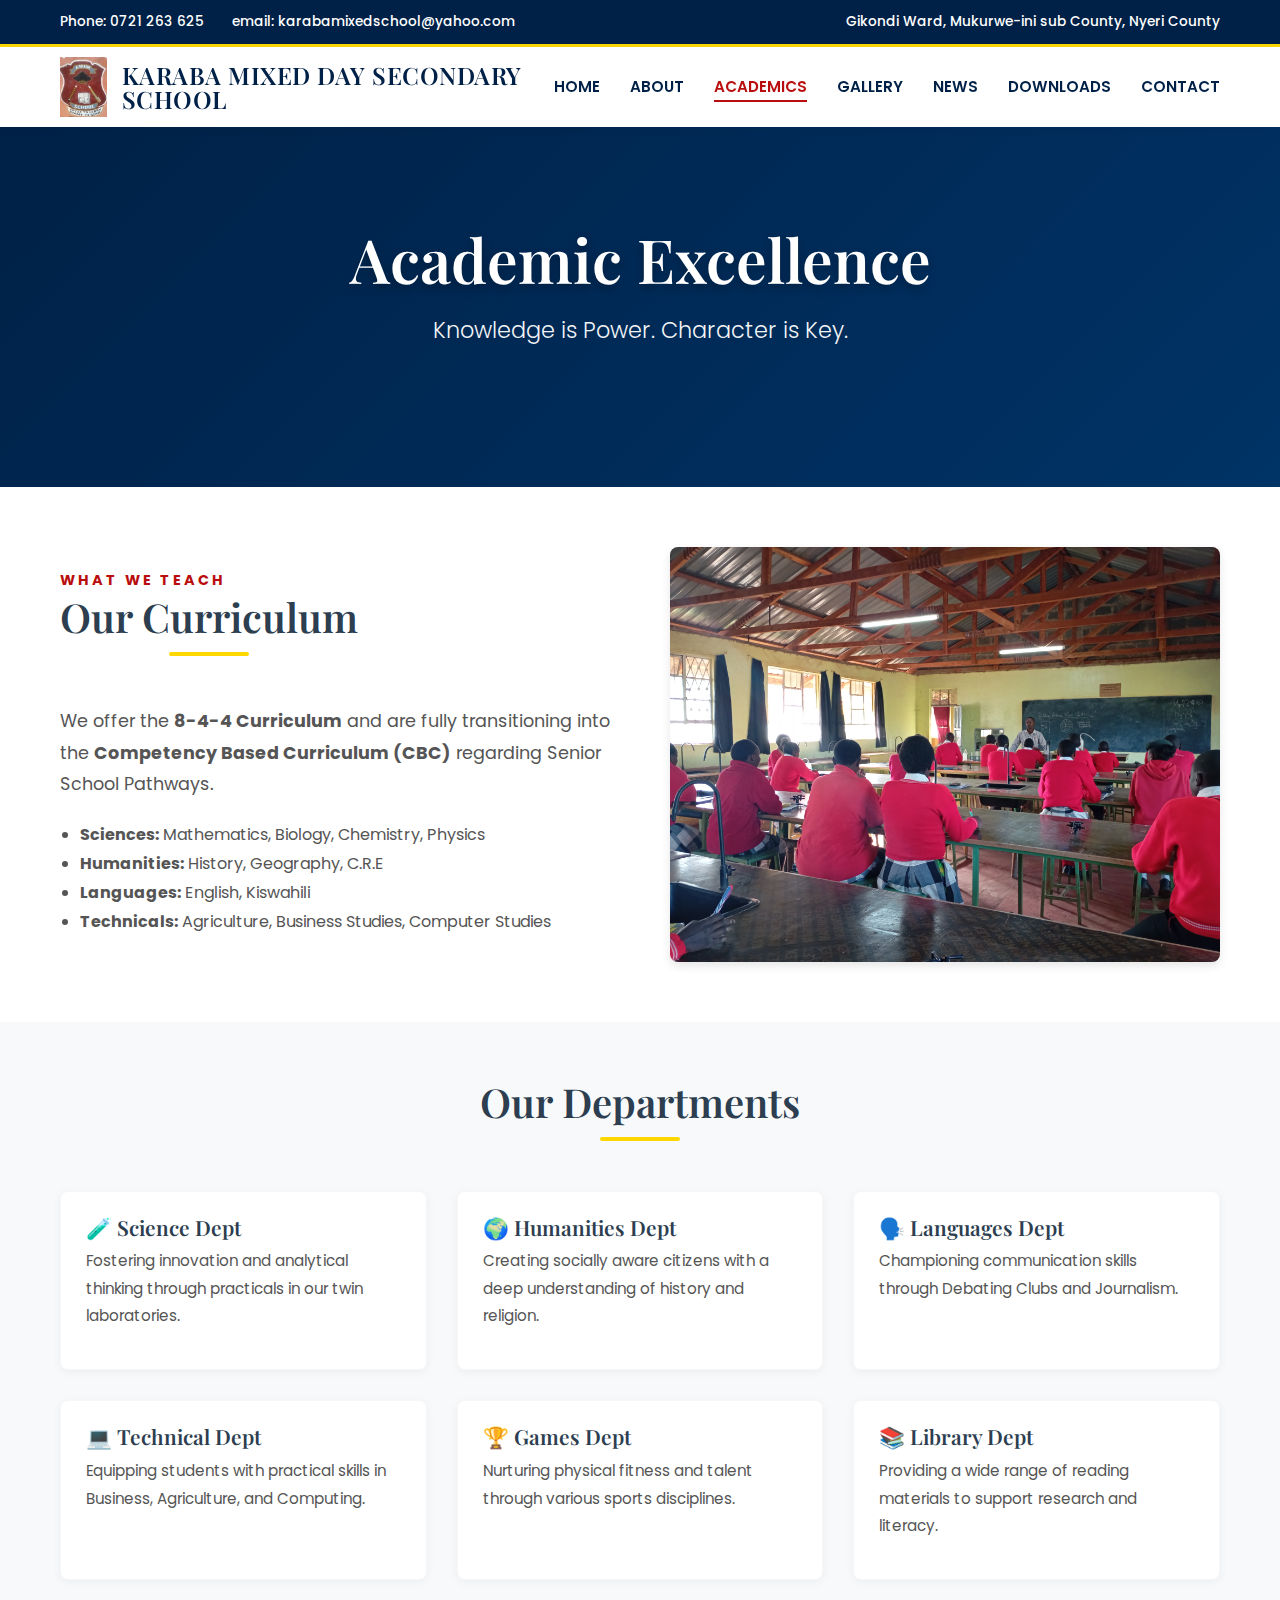
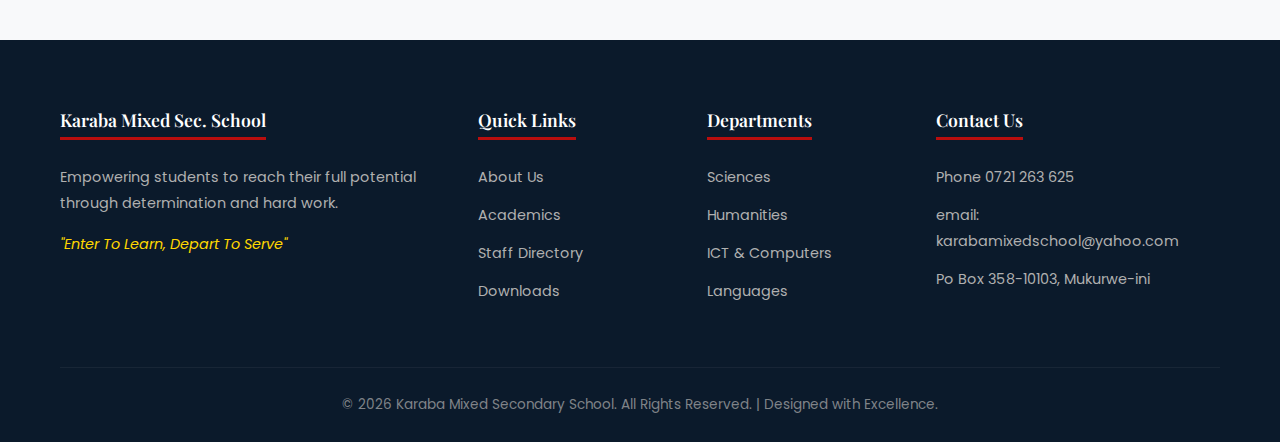
<file: academics.html>
<!DOCTYPE html>
<html lang="en">
<head>
    <meta charset="UTF-8">
    <meta name="viewport" content="width=device-width, initial-scale=1.0">
    <title>Academics | Karaba Mixed Day Secondary School</title>
    <link rel="icon" type="image/jpeg" href="images/logo.jpeg">
    <link rel="stylesheet" href="style.css">
    <link rel="preconnect" href="https://fonts.googleapis.com">
    <link rel="preconnect" href="https://fonts.gstatic.com" crossorigin>
    <link href="https://fonts.googleapis.com/css2?family=Playfair+Display:wght@400;700&family=Poppins:wght@300;400;600&display=swap" rel="stylesheet">
</head>
<body>
    <div class="top-bar">
        <div class="container">
            <div class="contact-info">
                <span>Phone: 0721 263 625</span>
                <span>email: karabamixedschool@yahoo.com</span>
            </div>
            <div class="social-info">
                <span>Gikondi Ward, Mukurwe-ini sub County, Nyeri County</span>
            </div>
        </div>
    </div>

    <header>
        <div class="container">
            <div class="logo-area">
                <img src="images/logo.jpeg" alt="Karaba Mixed Logo">
                <div class="logo-text">
                    <h1>Karaba Mixed Day Secondary School</h1>
                </div>
            </div>

            <div class="hamburger" onclick="toggleMenu()">
                <span></span>
                <span></span>
                <span></span>
            </div>

            <nav>
                <ul id="nav-menu">
                    <li><a href="index.html">Home</a></li>
                    <li><a href="about.html">About</a></li>
                    <li><a href="academics.html" class="active">Academics</a></li>
                    <li><a href="gallery.html">Gallery</a></li>
                    <li><a href="news.html">News</a></li>
                    <li><a href="downloads.html">Downloads</a></li>
                    <li><a href="contact.html">Contact</a></li>
                </ul>
            </nav>
        </div>
    </header>

    <section class="page-hero">
        <div class="hero-content">
            <h2>Academic Excellence</h2>
            <p>Knowledge is Power. Character is Key.</p>
        </div>
    </section>

    <section class="section">
        <div class="container split-layout">
            <div class="text-content">
                <div class="section-title" style="text-align: left;">
                    <h5>What We Teach</h5>
                    <h2>Our Curriculum</h2>
                </div>
                <p>We offer the <strong>8-4-4 Curriculum</strong> and are fully transitioning into the <strong>Competency Based Curriculum (CBC)</strong> regarding Senior School Pathways.</p>
                <ul style="margin-top: 20px; list-style: disc; margin-left: 20px;">
                    <li><strong>Sciences:</strong> Mathematics, Biology, Chemistry, Physics</li>
                    <li><strong>Humanities:</strong> History, Geography, C.R.E</li>
                    <li><strong>Languages:</strong> English, Kiswahili</li>
                    <li><strong>Technicals:</strong> Agriculture, Business Studies, Computer Studies</li>
                </ul>
            </div>
            <div class="image-content">
                <img src="images/gallery/class-activity.jpg" alt="Classroom Session" style="border-radius: 8px; box-shadow: 0 4px 10px rgba(0,0,0,0.1);">
            </div>
        </div>
    </section>

    <section class="section bg-light">
        <div class="container">
            <div class="section-title">
                <h2>Our Departments</h2>
            </div>
            <div class="grid-3">
                <div class="card">
                    <div class="card-body">
                        <h4>🧪 Science Dept</h4>
                        <p>Fostering innovation and analytical thinking through practicals in our twin laboratories.</p>
                    </div>
                </div>
                <div class="card">
                    <div class="card-body">
                        <h4>🌍 Humanities Dept</h4>
                        <p>Creating socially aware citizens with a deep understanding of history and religion.</p>
                    </div>
                </div>
                <div class="card">
                    <div class="card-body">
                        <h4>🗣️ Languages Dept</h4>
                        <p>Championing communication skills through Debating Clubs and Journalism.</p>
                    </div>
                </div>
                <div class="card">
                    <div class="card-body">
                        <h4>💻 Technical Dept</h4>
                        <p>Equipping students with practical skills in Business, Agriculture, and Computing.</p>
                    </div>
                </div>
                <div class="card">
                    <div class="card-body">
                        <h4>🏆 Games Dept</h4>
                        <p>Nurturing physical fitness and talent through various sports disciplines.</p>
                    </div>
                </div>
                <div class="card">
                    <div class="card-body">
                        <h4>📚 Library Dept</h4>
                        <p>Providing a wide range of reading materials to support research and literacy.</p>
                    </div>
                </div>
            </div>
        </div>
    </section>

    <footer>
        <div class="container">
            <div class="footer-grid">
                <div class="footer-col">
                    <h4>Karaba Mixed Sec. School</h4>
                    <p>Empowering students to reach their full potential through determination and hard work.</p>
                    <p style="margin-top: 15px; color: var(--secondary);"><em>"Enter To Learn, Depart To Serve"</em></p>
                </div>
                <div class="footer-col">
                    <h4>Quick Links</h4>
                    <ul>
                        <li><a href="about.html">About Us</a></li>
                        <li><a href="academics.html">Academics</a></li>
                        <li><a href="staff.html">Staff Directory</a></li>
                        <li><a href="downloads.html">Downloads</a></li>
                    </ul>
                </div>
                <div class="footer-col">
                    <h4>Departments</h4>
                    <ul>
                        <li><a href="academics.html">Sciences</a></li>
                        <li><a href="academics.html">Humanities</a></li>
                        <li><a href="ict.html">ICT & Computers</a></li>
                        <li><a href="academics.html">Languages</a></li>
                    </ul>
                </div>
                <div class="footer-col">
                    <h4>Contact Us</h4>
                    <ul>
                        <li>Phone 0721 263 625</li>
                        <li>email: karabamixedschool@yahoo.com</li>
                        <li> Po Box 358-10103, Mukurwe-ini</li>
                    </ul>
                </div>
            </div>
            <div class="copyright">
                <p>&copy; 2026 Karaba Mixed Secondary School. All Rights Reserved. | Designed with Excellence.</p>
            </div>
        </div>
    </footer>

    <script>
        function toggleMenu() {
            const menu = document.getElementById('nav-menu');
            menu.classList.toggle('active');
        }
    </script>

</body>
</html>
</file>
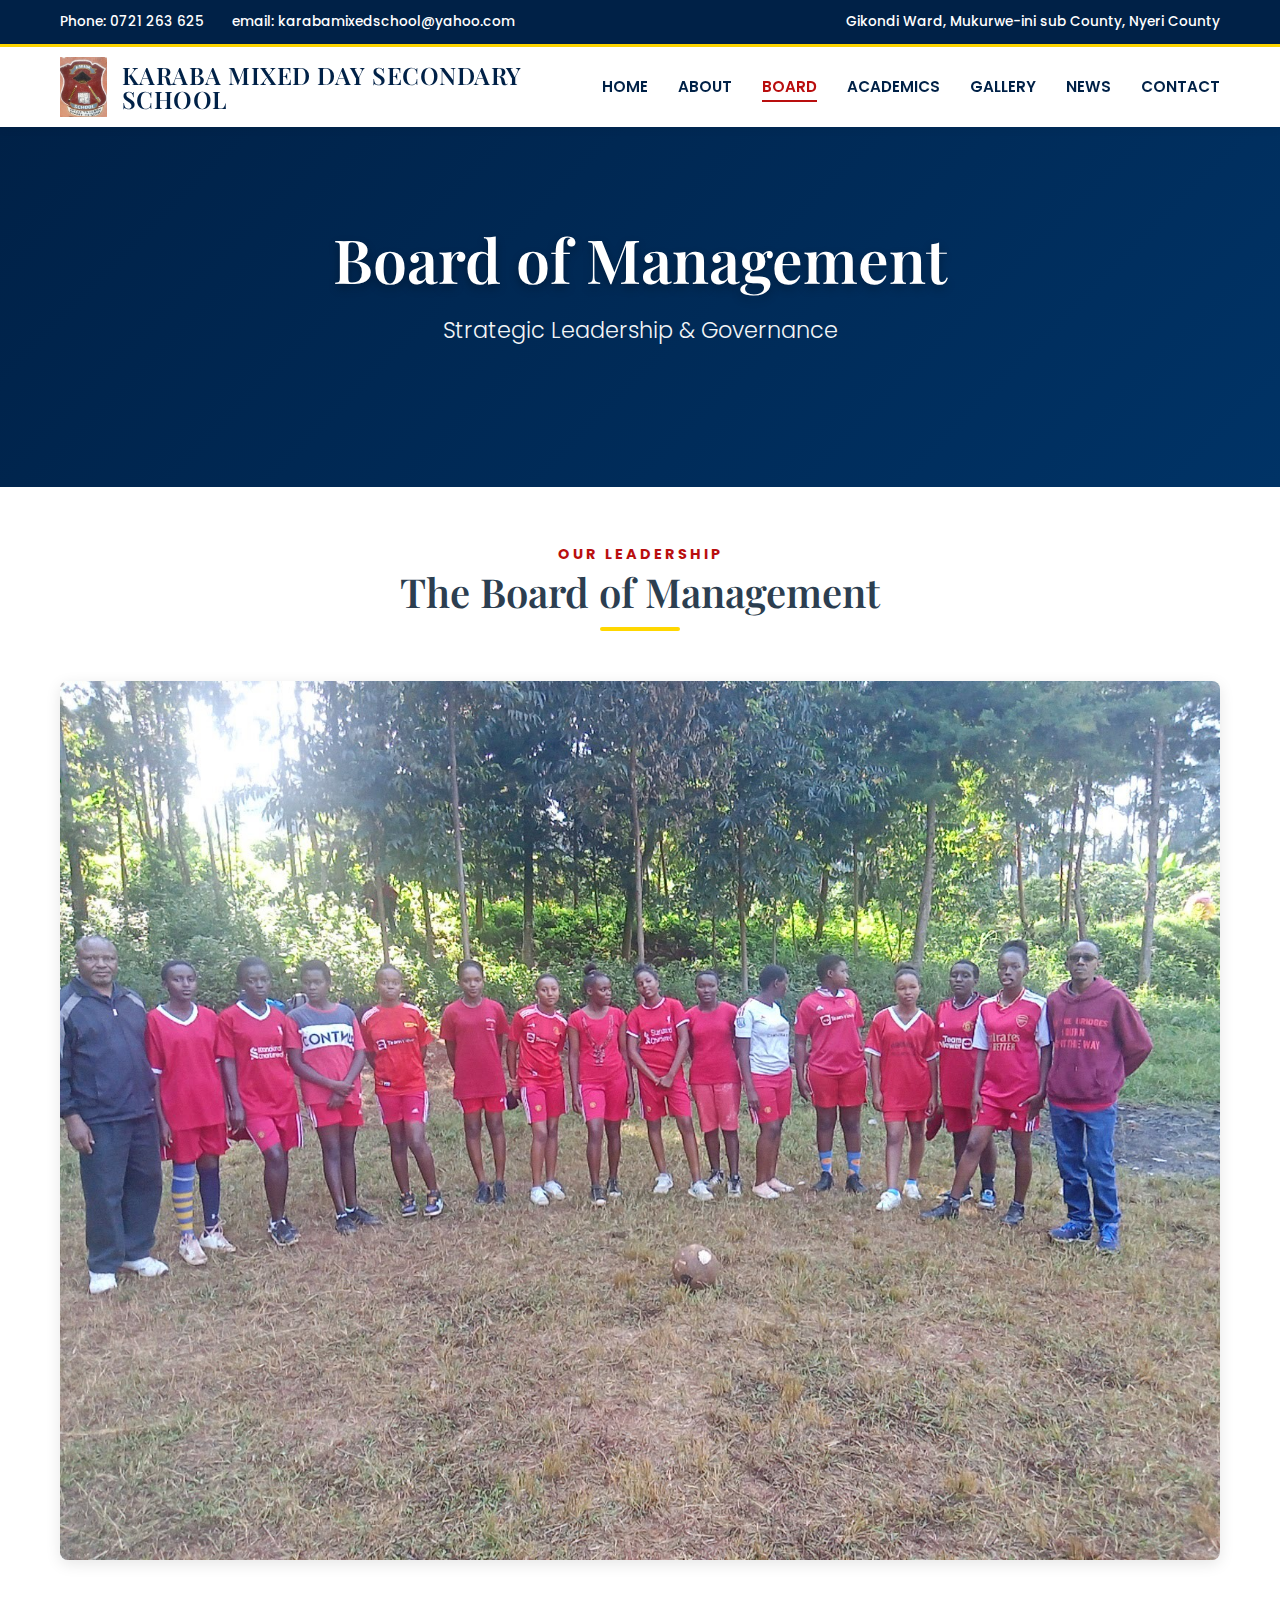
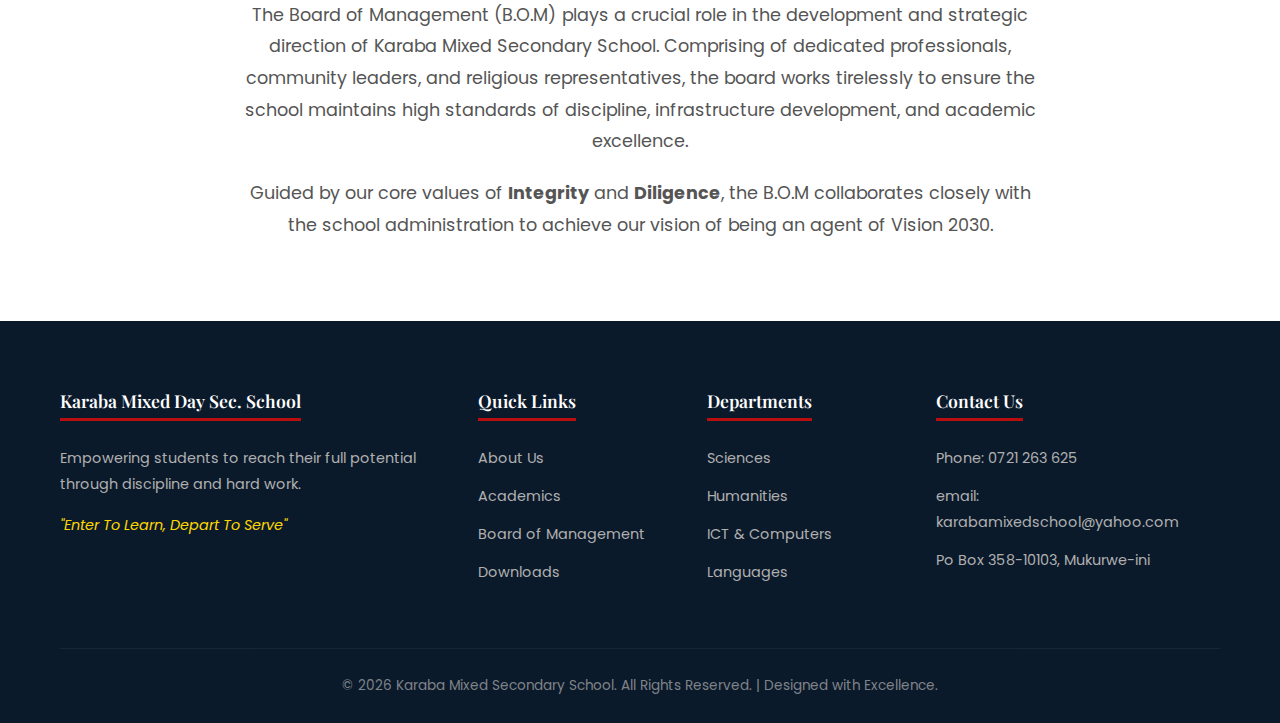
<file: board.html>
<!DOCTYPE html>
<html lang="en">
<head>
    <meta charset="UTF-8">
    <meta name="viewport" content="width=device-width, initial-scale=1.0">
    <title>Board of Management | Karaba Mixed Secondary School</title>
    <link rel="icon" type="image/jpeg" href="images/logo.jpeg">
    <link rel="stylesheet" href="style.css">
    <link rel="preconnect" href="https://fonts.googleapis.com">
    <link rel="preconnect" href="https://fonts.gstatic.com" crossorigin>
    <link href="https://fonts.googleapis.com/css2?family=Playfair+Display:wght@400;700&family=Poppins:wght@300;400;600&display=swap" rel="stylesheet">
</head>
<body>

    <div class="top-bar">
        <div class="container">
            <div class="contact-info">
                <span>Phone: 0721 263 625</span>
                <span>email: karabamixedschool@yahoo.com</span>
            </div>
            <div class="social-info">
                <span>Gikondi Ward, Mukurwe-ini sub County, Nyeri County</span>
            </div>
        </div>
    </div>

    <header>
        <div class="container">
            <div class="logo-area">
                <img src="images/logo.jpeg" alt="Karaba Mixed Logo">
                <div class="logo-text">
                    <h1>Karaba Mixed Day Secondary School</h1>
                </div>
            </div>

            <div class="hamburger" onclick="toggleMenu()">
                <span></span>
                <span></span>
                <span></span>
            </div>

            <nav>
                <ul id="nav-menu">
                    <li><a href="index.html">Home</a></li>
                    <li><a href="about.html">About</a></li>
                    <li><a href="board.html" class="active">Board</a></li>
                    <li><a href="academics.html">Academics</a></li>
                    <li><a href="gallery.html">Gallery</a></li>
                    <li><a href="news.html">News</a></li>
                    <li><a href="contact.html">Contact</a></li>
                </ul>
            </nav>
        </div>
    </header>

    <section class="page-hero">
        <div class="hero-content">
            <h2>Board of Management</h2>
            <p>Strategic Leadership & Governance</p>
        </div>
    </section>

    <section class="section">
        <div class="container">
            <div class="section-title">
                <h5>Our Leadership</h5>
                <h2>The Board of Management</h2>
            </div>
            
            <div class="image-wrapper" style="margin-bottom: 40px;">
                <img src="images/board.jpg" alt="Karaba Mixed Board of Management Group Photo" style="width: 100%; border-radius: 8px; box-shadow: 0 4px 15px rgba(0,0,0,0.1);">
            </div>

            <div class="text-content" style="text-align: center; max-width: 800px; margin: 0 auto;">
                <p style="font-size: 1.1rem; color: #555; margin-bottom: 20px;">
                    The Board of Management (B.O.M) plays a crucial role in the development and strategic direction of Karaba Mixed Secondary School. Comprising of dedicated professionals, community leaders, and religious representatives, the board works tirelessly to ensure the school maintains high standards of discipline, infrastructure development, and academic excellence.
                </p>
                <p style="font-size: 1.1rem; color: #555;">
                    Guided by our core values of <strong>Integrity</strong> and <strong>Diligence</strong>, the B.O.M collaborates closely with the school administration to achieve our vision of being an agent of Vision 2030.
                </p>
            </div>
        </div>
    </section>

    <footer>
        <div class="container">
            <div class="footer-grid">
                <div class="footer-col">
                    <h4>Karaba Mixed Day Sec. School</h4>
                    <p>Empowering students to reach their full potential through discipline and hard work.</p>
                    <p style="margin-top: 15px; color: var(--secondary);"><em>"Enter To Learn, Depart To Serve"</em></p>
                </div>
                <div class="footer-col">
                    <h4>Quick Links</h4>
                    <ul>
                        <li><a href="about.html">About Us</a></li>
                        <li><a href="academics.html">Academics</a></li>
                        <li><a href="board.html">Board of Management</a></li>
                        <li><a href="downloads.html">Downloads</a></li>
                    </ul>
                </div>
                <div class="footer-col">
                    <h4>Departments</h4>
                    <ul>
                        <li><a href="academics.html">Sciences</a></li>
                        <li><a href="academics.html">Humanities</a></li>
                        <li><a href="ict.html">ICT & Computers</a></li>
                        <li><a href="academics.html">Languages</a></li>
                    </ul>
                </div>
                <div class="footer-col">
                    <h4>Contact Us</h4>
                    <ul>
                        <li>Phone: 0721 263 625</li>
                        <li>email: karabamixedschool@yahoo.com</li>
                        <li> Po Box 358-10103, Mukurwe-ini</li>
                    </ul>
                </div>
            </div>
            <div class="copyright">
                <p>&copy; 2026 Karaba Mixed Secondary School. All Rights Reserved. | Designed with Excellence.</p>
            </div>
        </div>
    </footer>

    <script>
        function toggleMenu() {
            const menu = document.getElementById('nav-menu');
            menu.classList.toggle('active');
        }
    </script>

</body>
</html>
</file>
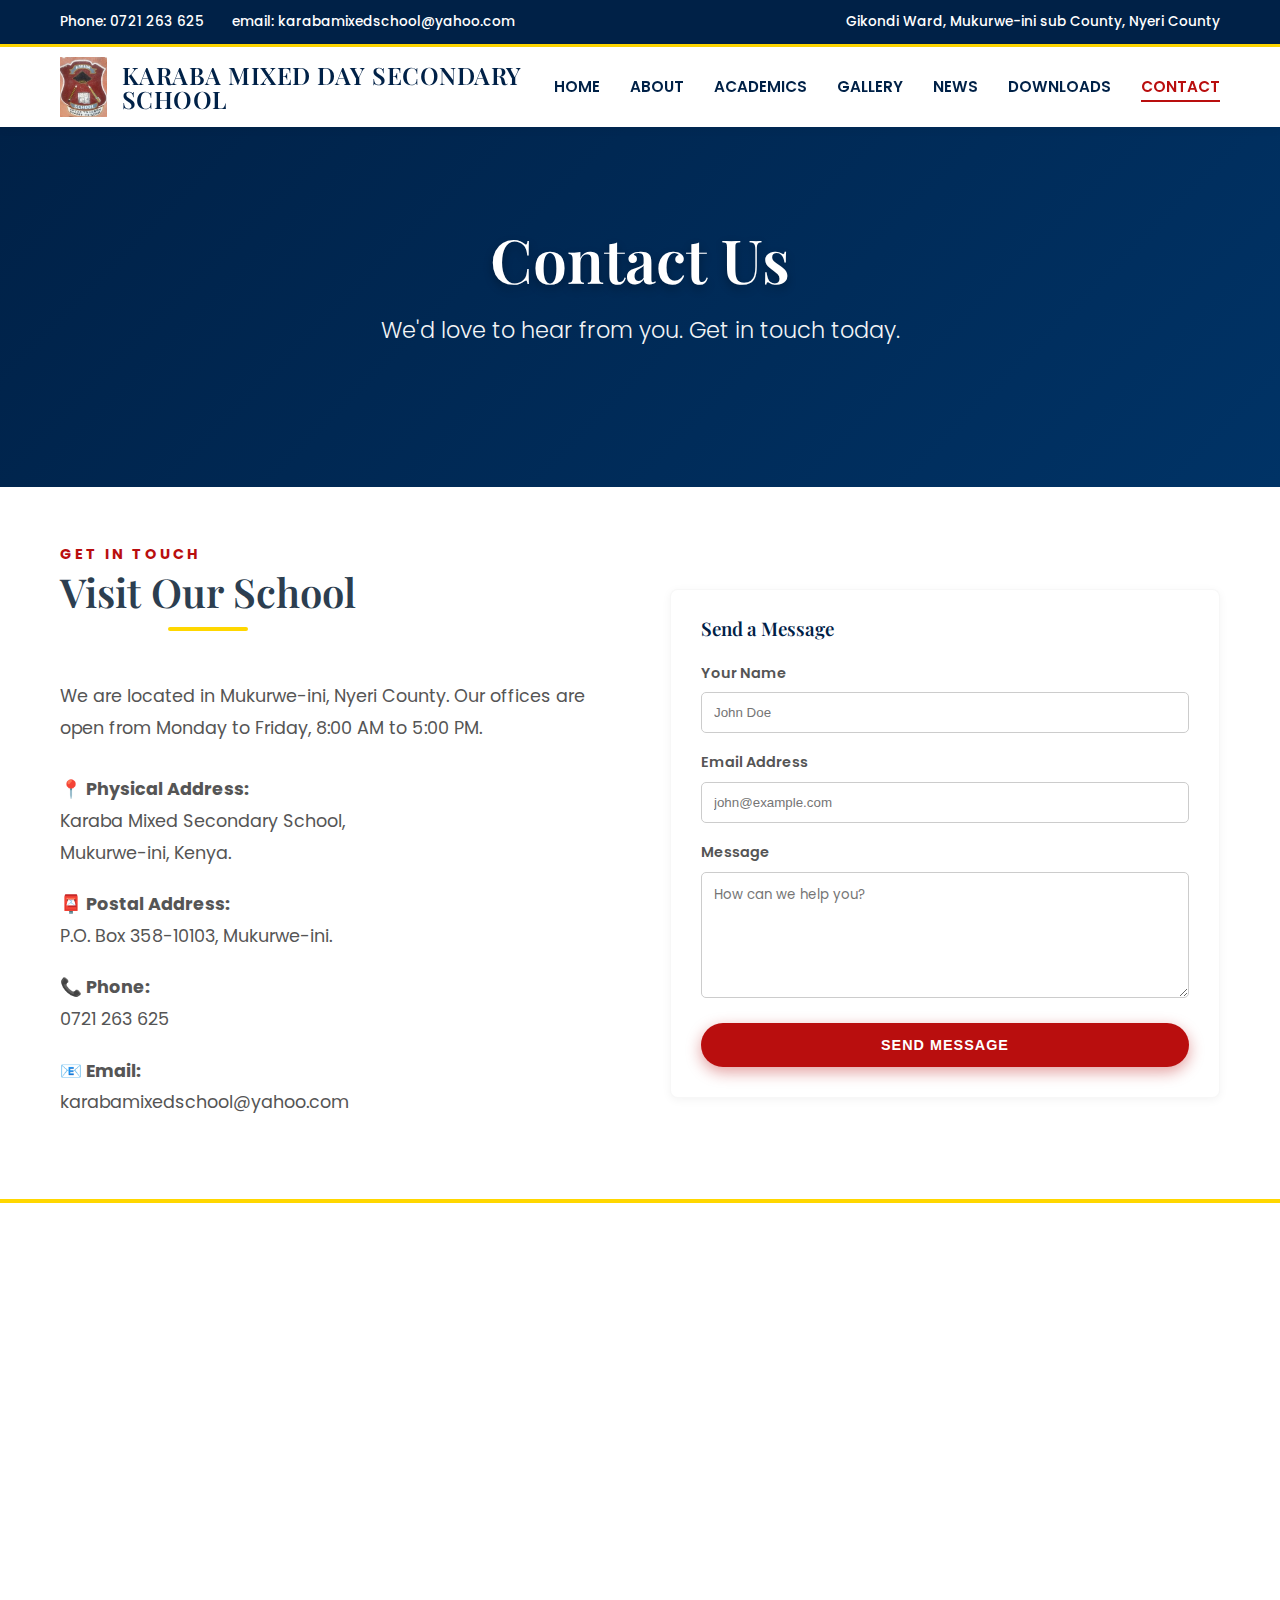
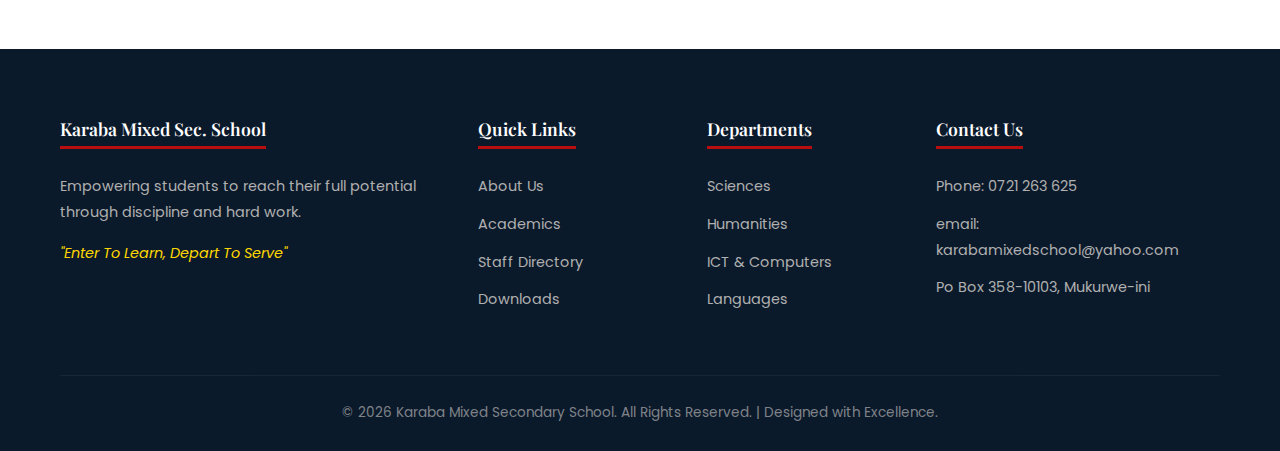
<file: contact.html>
<!DOCTYPE html>
<html lang="en">
<head>
    <meta charset="UTF-8">
    <meta name="viewport" content="width=device-width, initial-scale=1.0">
    <title>Contact Us | Karaba Mixed Secondary School</title>
    <link rel="icon" type="image/jpeg" href="images/logo.jpeg">
    <link rel="stylesheet" href="style.css">
    <link rel="preconnect" href="https://fonts.googleapis.com">
    <link rel="preconnect" href="https://fonts.gstatic.com" crossorigin>
    <link href="https://fonts.googleapis.com/css2?family=Playfair+Display:wght@400;700&family=Poppins:wght@300;400;600&display=swap" rel="stylesheet">
</head>
<body>

    <div class="top-bar">
        <div class="container">
            <div class="contact-info">
                <span>Phone: 0721 263 625</span>
                <span>email: karabamixedschool@yahoo.com</span>
            </div>
            <div class="social-info">
                <span>Gikondi Ward, Mukurwe-ini sub County, Nyeri County</span>
            </div>
        </div>
    </div>

    <header>
        <div class="container">
            <div class="logo-area">
                <img src="images/logo.jpeg" alt="Karaba Mixed Logo">
                <div class="logo-text">
                    <h1>Karaba Mixed Day Secondary School</h1>
                </div>
            </div>

            <div class="hamburger" onclick="toggleMenu()">
                <span></span>
                <span></span>
                <span></span>
            </div>

            <nav>
                <ul id="nav-menu">
                    <li><a href="index.html">Home</a></li>
                    <li><a href="about.html">About</a></li>
                    <li><a href="academics.html">Academics</a></li>
                    <li><a href="gallery.html">Gallery</a></li>
                    <li><a href="news.html">News</a></li>
                    <li><a href="downloads.html">Downloads</a></li>
                    <li><a href="contact.html" class="active">Contact</a></li>
                </ul>
            </nav>
        </div>
    </header>

    <section class="page-hero">
        <div class="hero-content">
            <h2>Contact Us</h2>
            <p>We'd love to hear from you. Get in touch today.</p>
        </div>
    </section>

    <section class="section">
        <div class="container split-layout">
            
            <div class="text-content">
                <div class="section-title" style="text-align: left;">
                    <h5>Get In Touch</h5>
                    <h2>Visit Our School</h2>
                </div>
                <p>We are located in Mukurwe-ini, Nyeri County. Our offices are open from Monday to Friday, 8:00 AM to 5:00 PM.</p>
                
                <div style="margin-top: 30px;">
                    <p><strong>📍 Physical Address:</strong><br>Karaba Mixed Secondary School,<br>Mukurwe-ini, Kenya.</p>
                    <p style="margin-top: 15px;"><strong>📮 Postal Address:</strong><br>P.O. Box 358-10103, Mukurwe-ini.</p>
                    <p style="margin-top: 15px;"><strong>📞 Phone:</strong><br>0721 263 625</p>
                    <p style="margin-top: 15px;"><strong>📧 Email:</strong><br>karabamixedschool@yahoo.com</p>
                </div>
            </div>

            <div class="card" style="padding: 30px;">
                <h3 style="margin-bottom: 20px; color: var(--primary);">Send a Message</h3>
                <form action="#" method="POST">
                    <div style="margin-bottom: 15px;">
                        <label style="font-weight:600; font-size:0.9rem;">Your Name</label>
                        <input type="text" placeholder="John Doe" style="width: 100%; padding: 12px; border: 1px solid #ccc; border-radius: 5px; margin-top:5px;">
                    </div>
                    <div style="margin-bottom: 15px;">
                        <label style="font-weight:600; font-size:0.9rem;">Email Address</label>
                        <input type="email" placeholder="john@example.com" style="width: 100%; padding: 12px; border: 1px solid #ccc; border-radius: 5px; margin-top:5px;">
                    </div>
                    <div style="margin-bottom: 15px;">
                        <label style="font-weight:600; font-size:0.9rem;">Message</label>
                        <textarea rows="5" placeholder="How can we help you?" style="width: 100%; padding: 12px; border: 1px solid #ccc; border-radius: 5px; margin-top:5px; font-family: inherit;"></textarea>
                    </div>
                    <button type="submit" class="btn" style="width: 100%; border: none; cursor: pointer;">Send Message</button>
                </form>
            </div>

        </div>
    </section>

    <div style="width: 100%; height: 450px; border-top: 4px solid var(--secondary);">
        <iframe 
            src="https://www.google.com/maps?q=-0.625333,37.104444&hl=es;z=14&output=embed" 
            width="100%" 
            height="100%" 
            style="border:0;" 
            allowfullscreen="" 
            loading="lazy">
        </iframe>
    </div>

    <footer>
        <div class="container">
            <div class="footer-grid">
                <div class="footer-col">
                    <h4>Karaba Mixed Sec. School</h4>
                    <p>Empowering students to reach their full potential through discipline and hard work.</p>
                    <p style="margin-top: 15px; color: var(--secondary);"><em>"Enter To Learn, Depart To Serve"</em></p>
                </div>
                <div class="footer-col">
                    <h4>Quick Links</h4>
                    <ul>
                        <li><a href="about.html">About Us</a></li>
                        <li><a href="academics.html">Academics</a></li>
                        <li><a href="staff.html">Staff Directory</a></li>
                        <li><a href="downloads.html">Downloads</a></li>
                    </ul>
                </div>
                <div class="footer-col">
                    <h4>Departments</h4>
                    <ul>
                        <li><a href="academics.html">Sciences</a></li>
                        <li><a href="academics.html">Humanities</a></li>
                        <li><a href="ict.html">ICT & Computers</a></li>
                        <li><a href="academics.html">Languages</a></li>
                    </ul>
                </div>
                <div class="footer-col">
                    <h4>Contact Us</h4>
                    <ul>
                        <li>Phone: 0721 263 625</li>
                        <li>email: karabamixedschool@yahoo.com</li>
                        <li> Po Box 358-10103, Mukurwe-ini</li>
                    </ul>
                </div>
            </div>
            <div class="copyright">
                <p>&copy; 2026 Karaba Mixed Secondary School. All Rights Reserved. | Designed with Excellence.</p>
            </div>
        </div>
    </footer>

    <script>
        function toggleMenu() {
            const menu = document.getElementById('nav-menu');
            menu.classList.toggle('active');
        }
    </script>

</body>
</html>
</file>
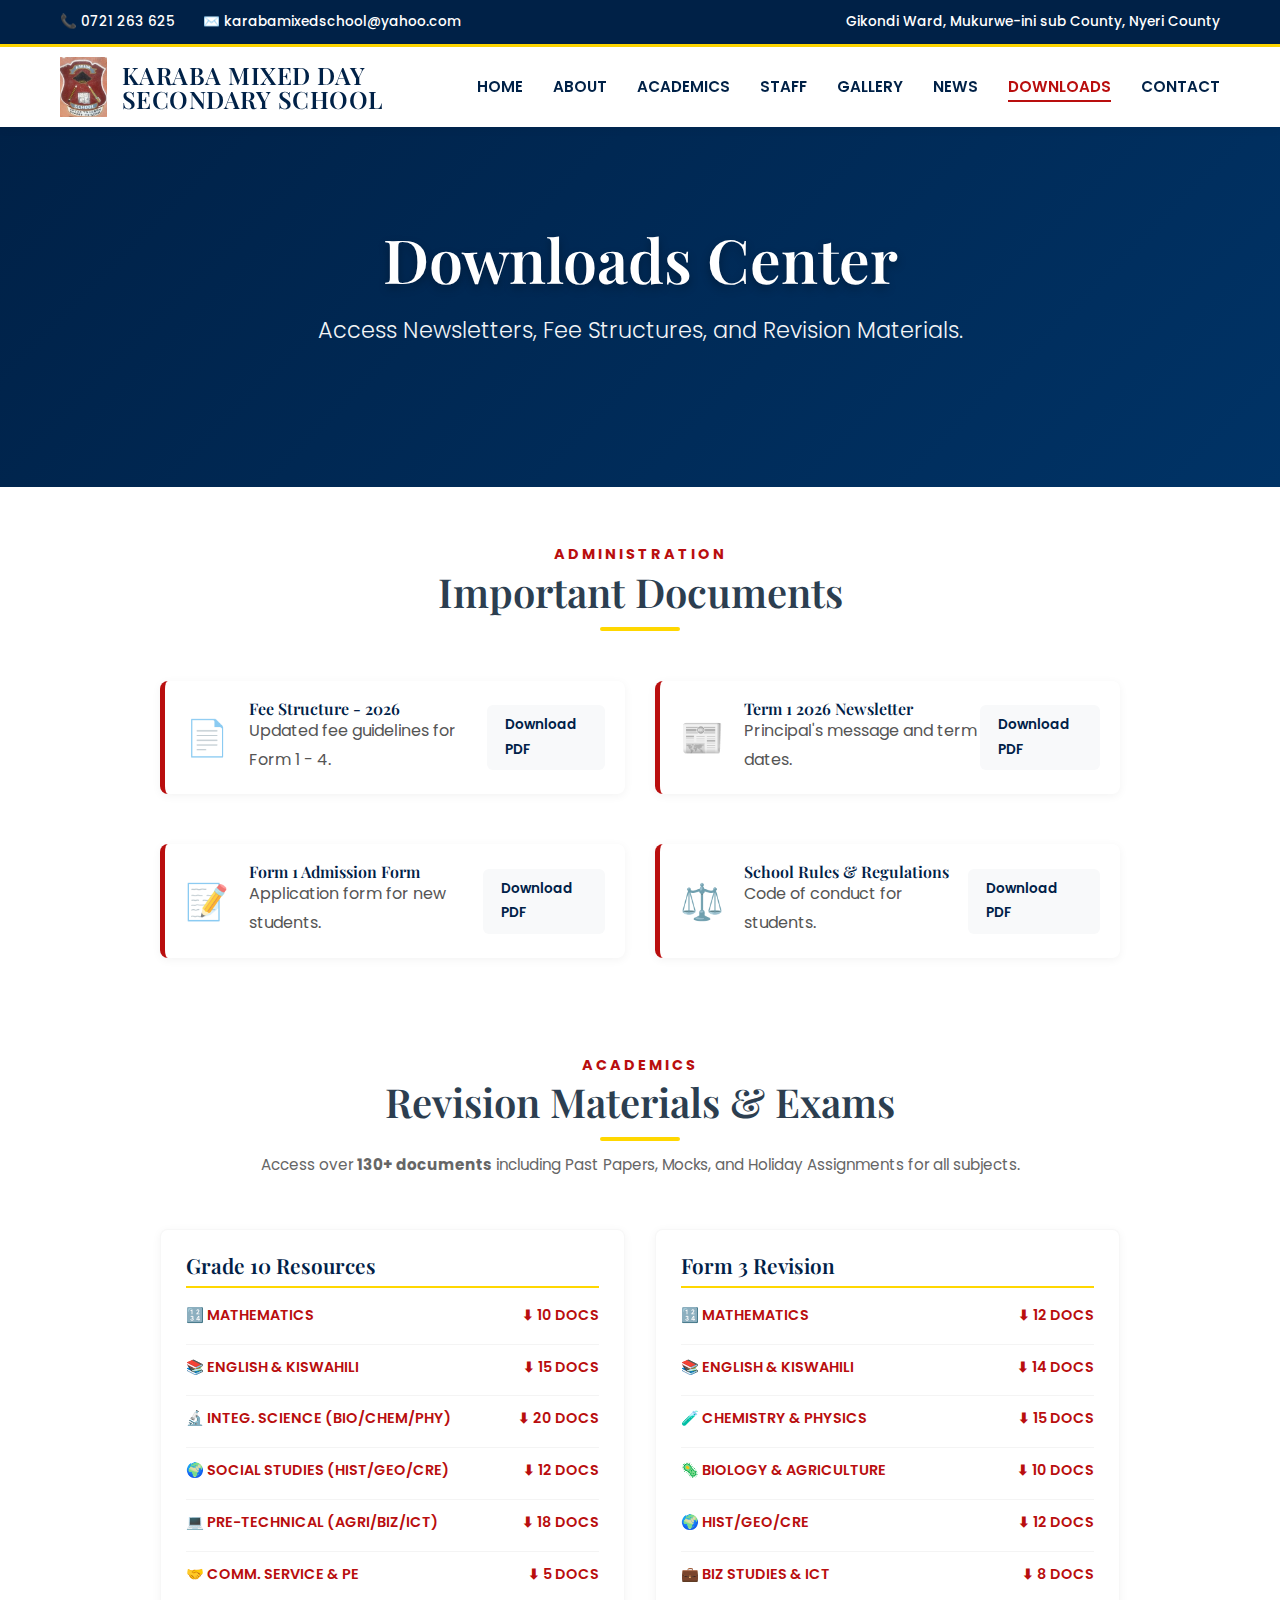
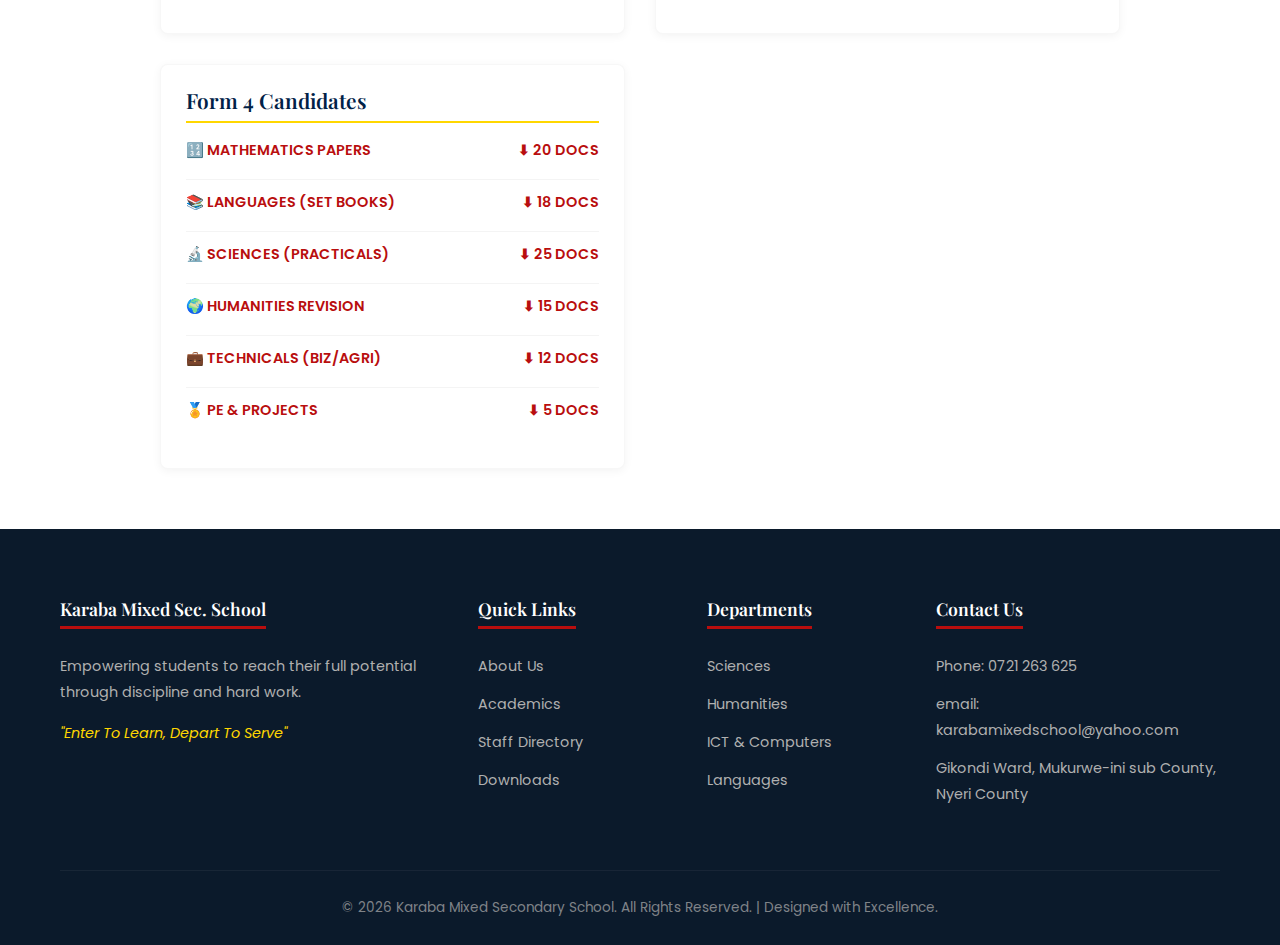
<file: downloads.html>
<!DOCTYPE html>
<html lang="en">
<head>
    <meta charset="UTF-8">
    <meta name="viewport" content="width=device-width, initial-scale=1.0">
    <title>Downloads | Karaba Mixed Secondary School</title>
    <link rel="icon" type="image/jpeg" href="images/logo.jpeg">
    <link rel="stylesheet" href="style.css">
    <link rel="preconnect" href="https://fonts.googleapis.com">
    <link rel="preconnect" href="https://fonts.gstatic.com" crossorigin>
    <link href="https://fonts.googleapis.com/css2?family=Playfair+Display:wght@400;700&family=Poppins:wght@300;400;600&display=swap" rel="stylesheet">
</head>
<body>

    <div class="top-bar">
        <div class="container">
            <div class="contact-info">
                <span>📞 0721 263 625</span>
                <span>✉️ karabamixedschool@yahoo.com</span>
            </div>
            <div class="social-info">
                <span>Gikondi Ward, Mukurwe-ini sub County, Nyeri County</span>
            </div>
        </div>
    </div>

    <header>
        <div class="container">
            <div class="logo-area">
                <img src="images/logo.jpeg" alt="Karaba Mixed Logo">
                <div class="logo-text">
                    <h1>Karaba Mixed Day Secondary school</h1>
                </div>
            </div>

            <div class="hamburger" onclick="toggleMenu()">
                <span></span>
                <span></span>
                <span></span>
            </div>

            <nav>
                <ul id="nav-menu">
                    <li><a href="index.html">Home</a></li>
                    <li><a href="about.html">About</a></li>
                    <li><a href="academics.html">Academics</a></li>
                    <li><a href="staff.html">Staff</a></li>
                    <li><a href="gallery.html">Gallery</a></li>
                    <li><a href="news.html">News</a></li>
                    <li><a href="downloads.html" class="active">Downloads</a></li>
                    <li><a href="contact.html">Contact</a></li>
                </ul>
            </nav>
        </div>
    </header>

    <section class="page-hero">
        <div class="hero-content">
            <h2>Downloads Center</h2>
            <p>Access Newsletters, Fee Structures, and Revision Materials.</p>
        </div>
    </section>

    <section class="section">
        <div class="container" style="max-width: 1000px;">
            
            <div class="section-title">
                <h5>Administration</h5>
                <h2>Important Documents</h2>
            </div>

            <div class="grid-2">
                <div class="download-card">
                    <div class="file-icon">📄</div>
                    <div class="file-info">
                        <h4>Fee Structure - 2026</h4>
                        <p>Updated fee guidelines for Form 1 - 4.</p>
                    </div>
                    <a href="downloads/fee-structure-2026.pdf" download class="download-btn">Download PDF</a>
                </div>

                <div class="download-card">
                    <div class="file-icon">📰</div>
                    <div class="file-info">
                        <h4>Term 1 2026 Newsletter</h4>
                        <p>Principal's message and term dates.</p>
                    </div>
                    <a href="downloads/newsletter-term1.pdf" download class="download-btn">Download PDF</a>
                </div>

                <div class="download-card">
                    <div class="file-icon">📝</div>
                    <div class="file-info">
                        <h4>Form 1 Admission Form</h4>
                        <p>Application form for new students.</p>
                    </div>
                    <a href="downloads/admission-form.pdf" download class="download-btn">Download PDF</a>
                </div>

                <div class="download-card">
                    <div class="file-icon">⚖️</div>
                    <div class="file-info">
                        <h4>School Rules & Regulations</h4>
                        <p>Code of conduct for students.</p>
                    </div>
                    <a href="downloads/school-rules.pdf" download class="download-btn">Download PDF</a>
                </div>
            </div>

            <div class="section-title" style="margin-top: 80px;">
                <h5>Academics</h5>
                <h2>Revision Materials & Exams</h2>
                <p style="margin-top: 10px; color: #666; font-size: 0.95rem;">
                    Access over <strong>130+ documents</strong> including Past Papers, Mocks, and Holiday Assignments for all subjects.
                </p>
            </div>

            <div class="grid-3" style="align-items: start;">
                
                <div class="card">
                    <div class="card-body" style="text-align: left;">
                        <h4 style="color: var(--primary); border-bottom: 2px solid var(--secondary); padding-bottom: 10px; margin-bottom: 15px;">Grade 10 Resources</h4>
                        <ul style="list-style: none; font-size: 0.9rem;">
                            <li style="margin-bottom: 10px; border-bottom: 1px solid #f4f4f4; padding-bottom: 5px;">
                                <a href="#" style="display: flex; justify-content: space-between; color: #444;">
                                    <span>🔢 Mathematics</span> <span style="color: var(--accent);">⬇ 10 Docs</span>
                                </a>
                            </li>
                            <li style="margin-bottom: 10px; border-bottom: 1px solid #f4f4f4; padding-bottom: 5px;">
                                <a href="#" style="display: flex; justify-content: space-between; color: #444;">
                                    <span>📚 English & Kiswahili</span> <span style="color: var(--accent);">⬇ 15 Docs</span>
                                </a>
                            </li>
                            <li style="margin-bottom: 10px; border-bottom: 1px solid #f4f4f4; padding-bottom: 5px;">
                                <a href="#" style="display: flex; justify-content: space-between; color: #444;">
                                    <span>🔬 Integ. Science (Bio/Chem/Phy)</span> <span style="color: var(--accent);">⬇ 20 Docs</span>
                                </a>
                            </li>
                            <li style="margin-bottom: 10px; border-bottom: 1px solid #f4f4f4; padding-bottom: 5px;">
                                <a href="#" style="display: flex; justify-content: space-between; color: #444;">
                                    <span>🌍 Social Studies (Hist/Geo/CRE)</span> <span style="color: var(--accent);">⬇ 12 Docs</span>
                                </a>
                            </li>
                            <li style="margin-bottom: 10px; border-bottom: 1px solid #f4f4f4; padding-bottom: 5px;">
                                <a href="#" style="display: flex; justify-content: space-between; color: #444;">
                                    <span>💻 Pre-Technical (Agri/Biz/ICT)</span> <span style="color: var(--accent);">⬇ 18 Docs</span>
                                </a>
                            </li>
                            <li style="margin-bottom: 10px;">
                                <a href="#" style="display: flex; justify-content: space-between; color: #444;">
                                    <span>🤝 Comm. Service & PE</span> <span style="color: var(--accent);">⬇ 5 Docs</span>
                                </a>
                            </li>
                        </ul>
                    </div>
                </div>

                <div class="card">
                    <div class="card-body" style="text-align: left;">
                        <h4 style="color: var(--primary); border-bottom: 2px solid var(--secondary); padding-bottom: 10px; margin-bottom: 15px;">Form 3 Revision</h4>
                        <ul style="list-style: none; font-size: 0.9rem;">
                            <li style="margin-bottom: 10px; border-bottom: 1px solid #f4f4f4; padding-bottom: 5px;">
                                <a href="#" style="display: flex; justify-content: space-between; color: #444;">
                                    <span>🔢 Mathematics</span> <span style="color: var(--accent);">⬇ 12 Docs</span>
                                </a>
                            </li>
                            <li style="margin-bottom: 10px; border-bottom: 1px solid #f4f4f4; padding-bottom: 5px;">
                                <a href="#" style="display: flex; justify-content: space-between; color: #444;">
                                    <span>📚 English & Kiswahili</span> <span style="color: var(--accent);">⬇ 14 Docs</span>
                                </a>
                            </li>
                            <li style="margin-bottom: 10px; border-bottom: 1px solid #f4f4f4; padding-bottom: 5px;">
                                <a href="#" style="display: flex; justify-content: space-between; color: #444;">
                                    <span>🧪 Chemistry & Physics</span> <span style="color: var(--accent);">⬇ 15 Docs</span>
                                </a>
                            </li>
                            <li style="margin-bottom: 10px; border-bottom: 1px solid #f4f4f4; padding-bottom: 5px;">
                                <a href="#" style="display: flex; justify-content: space-between; color: #444;">
                                    <span>🦠 Biology & Agriculture</span> <span style="color: var(--accent);">⬇ 10 Docs</span>
                                </a>
                            </li>
                            <li style="margin-bottom: 10px; border-bottom: 1px solid #f4f4f4; padding-bottom: 5px;">
                                <a href="#" style="display: flex; justify-content: space-between; color: #444;">
                                    <span>🌍 Hist/Geo/CRE</span> <span style="color: var(--accent);">⬇ 12 Docs</span>
                                </a>
                            </li>
                            <li style="margin-bottom: 10px;">
                                <a href="#" style="display: flex; justify-content: space-between; color: #444;">
                                    <span>💼 Biz Studies & ICT</span> <span style="color: var(--accent);">⬇ 8 Docs</span>
                                </a>
                            </li>
                        </ul>
                    </div>
                </div>

                <div class="card">
                    <div class="card-body" style="text-align: left;">
                        <h4 style="color: var(--primary); border-bottom: 2px solid var(--secondary); padding-bottom: 10px; margin-bottom: 15px;">Form 4 Candidates</h4>
                        <ul style="list-style: none; font-size: 0.9rem;">
                            <li style="margin-bottom: 10px; border-bottom: 1px solid #f4f4f4; padding-bottom: 5px;">
                                <a href="#" style="display: flex; justify-content: space-between; color: #444;">
                                    <span>🔢 Mathematics Papers</span> <span style="color: var(--accent);">⬇ 20 Docs</span>
                                </a>
                            </li>
                            <li style="margin-bottom: 10px; border-bottom: 1px solid #f4f4f4; padding-bottom: 5px;">
                                <a href="#" style="display: flex; justify-content: space-between; color: #444;">
                                    <span>📚 Languages (Set Books)</span> <span style="color: var(--accent);">⬇ 18 Docs</span>
                                </a>
                            </li>
                            <li style="margin-bottom: 10px; border-bottom: 1px solid #f4f4f4; padding-bottom: 5px;">
                                <a href="#" style="display: flex; justify-content: space-between; color: #444;">
                                    <span>🔬 Sciences (Practicals)</span> <span style="color: var(--accent);">⬇ 25 Docs</span>
                                </a>
                            </li>
                            <li style="margin-bottom: 10px; border-bottom: 1px solid #f4f4f4; padding-bottom: 5px;">
                                <a href="#" style="display: flex; justify-content: space-between; color: #444;">
                                    <span>🌍 Humanities Revision</span> <span style="color: var(--accent);">⬇ 15 Docs</span>
                                </a>
                            </li>
                            <li style="margin-bottom: 10px; border-bottom: 1px solid #f4f4f4; padding-bottom: 5px;">
                                <a href="#" style="display: flex; justify-content: space-between; color: #444;">
                                    <span>💼 Technicals (Biz/Agri)</span> <span style="color: var(--accent);">⬇ 12 Docs</span>
                                </a>
                            </li>
                            <li style="margin-bottom: 10px;">
                                <a href="#" style="display: flex; justify-content: space-between; color: #444;">
                                    <span>🏅 PE & Projects</span> <span style="color: var(--accent);">⬇ 5 Docs</span>
                                </a>
                            </li>
                        </ul>
                    </div>
                </div>

            </div>

        </div>
    </section>

    <footer>
        <div class="container">
            <div class="footer-grid">
                <div class="footer-col">
                    <h4>Karaba Mixed Sec. School</h4>
                    <p>Empowering students to reach their full potential through discipline and hard work.</p>
                    <p style="margin-top: 15px; color: var(--secondary);"><em>"Enter To Learn, Depart To Serve"</em></p>
                </div>
                <div class="footer-col">
                    <h4>Quick Links</h4>
                    <ul>
                        <li><a href="about.html">About Us</a></li>
                        <li><a href="academics.html">Academics</a></li>
                        <li><a href="staff.html">Staff Directory</a></li>
                        <li><a href="downloads.html">Downloads</a></li>
                    </ul>
                </div>
                <div class="footer-col">
                    <h4>Departments</h4>
                    <ul>
                        <li><a href="academics.html">Sciences</a></li>
                        <li><a href="academics.html">Humanities</a></li>
                        <li><a href="ict.html">ICT & Computers</a></li>
                        <li><a href="academics.html">Languages</a></li>
                    </ul>
                </div>
                <div class="footer-col">
                    <h4>Contact Us</h4>
                    <ul>
                        <li>Phone: 0721 263 625</li>
                        <li>email: karabamixedschool@yahoo.com</li>
                        <li>Gikondi Ward, Mukurwe-ini sub County, Nyeri County</li>
                    </ul>
                </div>
            </div>
            <div class="copyright">
                <p>&copy; 2026 Karaba Mixed Secondary School. All Rights Reserved. | Designed with Excellence.</p>
            </div>
        </div>
    </footer>

    <script>
        function toggleMenu() {
            const menu = document.getElementById('nav-menu');
            menu.classList.toggle('active');
        }
    </script>

</body>
</html>
</file>
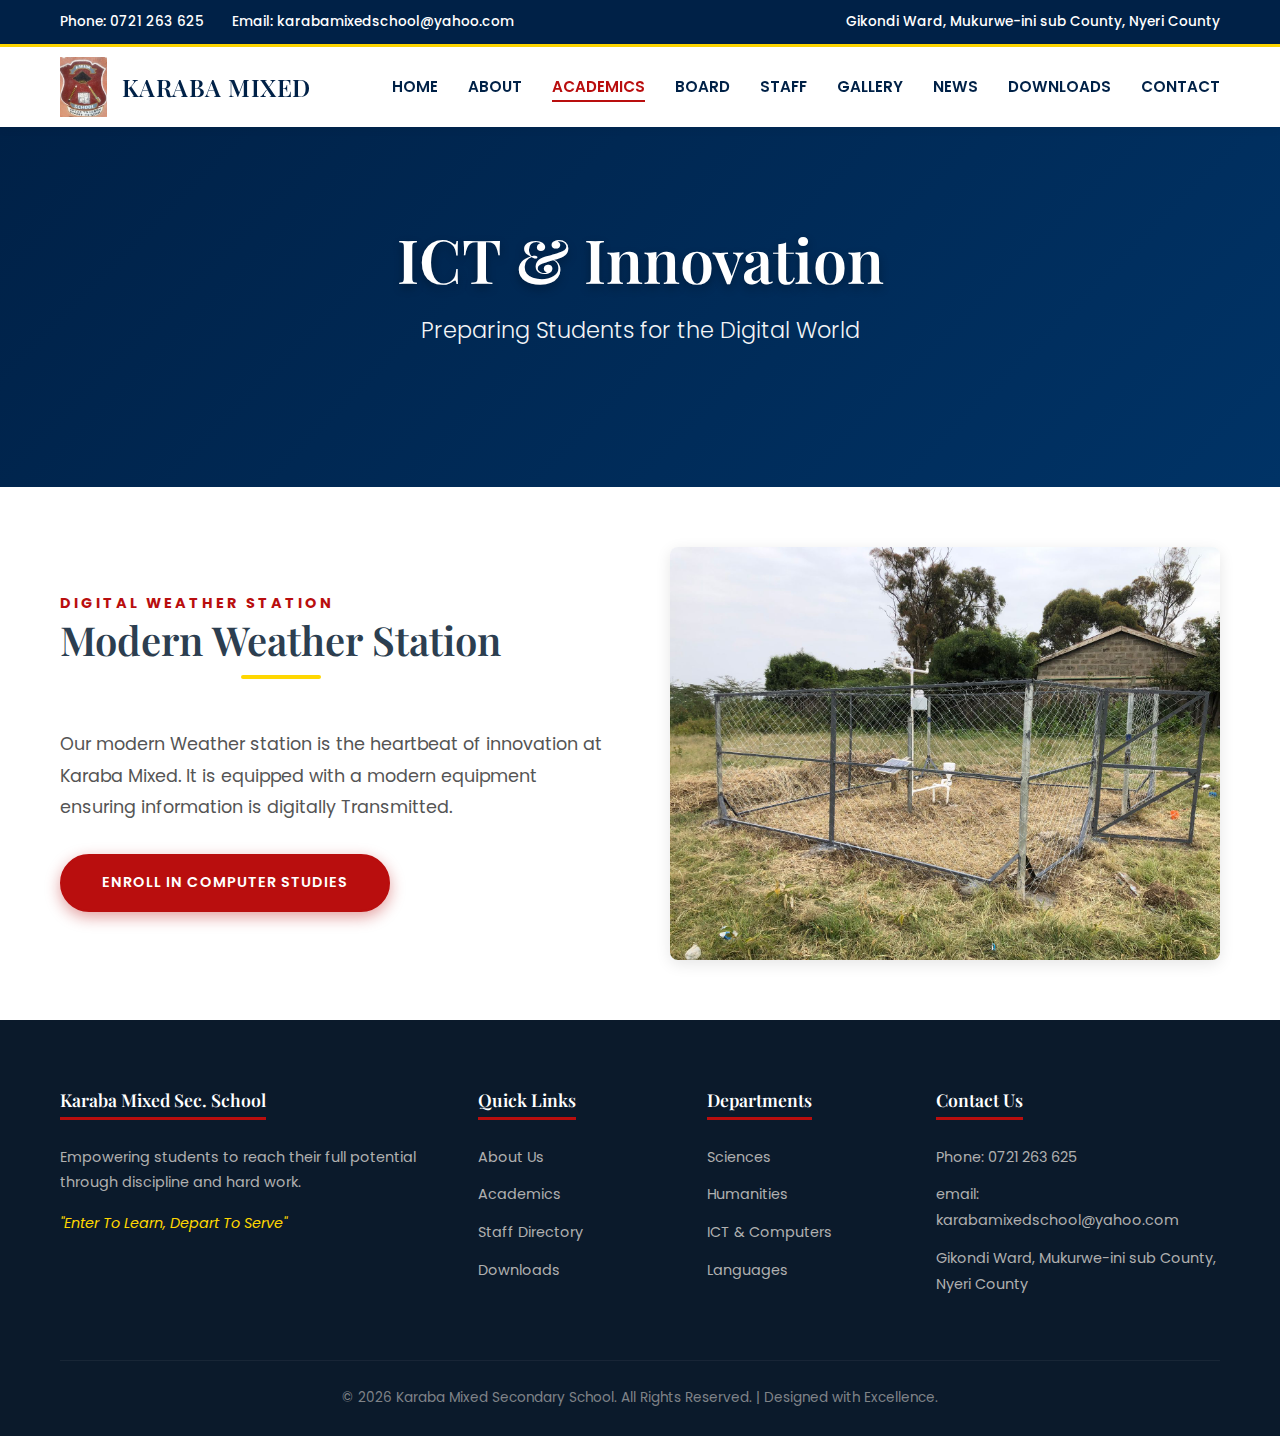
<file: ict.html>
<!DOCTYPE html>
<html lang="en">
<head>
    <meta charset="UTF-8">
    <meta name="viewport" content="width=device-width, initial-scale=1.0">
    <title>ICT Department | Karaba Mixed Secondary School</title>
    <link rel="icon" type="image/jpeg" href="images/logo.jpeg">
    <link rel="stylesheet" href="style.css">
    <link rel="preconnect" href="https://fonts.googleapis.com">
    <link rel="preconnect" href="https://fonts.gstatic.com" crossorigin>
    <link href="https://fonts.googleapis.com/css2?family=Playfair+Display:wght@400;700&family=Poppins:wght@300;400;600&display=swap" rel="stylesheet">
</head>
<body>

    <div class="top-bar">
        <div class="container">
            <div class="contact-info">
                <span>Phone: 0721 263 625</span>
                <span>Email: karabamixedschool@yahoo.com</span>
            </div>
            <div class="social-info">
                <span>Gikondi Ward, Mukurwe-ini sub County, Nyeri County</span>
            </div>
        </div>
    </div>

    <header>
        <div class="container">
            <div class="logo-area">
                <img src="images/logo.jpeg" alt="Karaba Mixed Logo">
                <div class="logo-text">
                    <h1>Karaba Mixed</h1>
                </div>
            </div>

            <div class="hamburger" onclick="toggleMenu()">
                <span></span>
                <span></span>
                <span></span>
            </div>

            <nav>
                <ul id="nav-menu">
                    <li><a href="index.html">Home</a></li>
                    <li><a href="about.html">About</a></li>
                    <li><a href="academics.html" class="active">Academics</a></li>
                    <li><a href="board.html">Board</a></li>
                    <li><a href="staff.html">Staff</a></li>
                    <li><a href="gallery.html">Gallery</a></li>
                    <li><a href="news.html">News</a></li>
                    <li><a href="downloads.html">Downloads</a></li>
                    <li><a href="contact.html">Contact</a></li>
                </ul>
            </nav>
        </div>
    </header>

    <section class="page-hero">
        <div class="hero-content">
            <h2>ICT & Innovation</h2>
            <p>Preparing Students for the Digital World</p>
        </div>
    </section>

    <section class="section">
        <div class="container split-layout reverse">
            <div class="image-content">
                <img src="images/weatherstation.jpg" alt="weatherstation" style="border-radius: 8px; box-shadow: 0 4px 15px rgba(0,0,0,0.1);">
            </div>
            <div class="text-content">
                <div class="section-title" style="text-align: left;">
                    <h5>Digital Weather station</h5>
                    <h2>Modern Weather Station</h2>
                </div>
                <p>Our modern Weather station is the heartbeat of innovation at Karaba Mixed. It is equipped with a modern equipment ensuring information is digitally Transmitted.</p>
                
                <div style="margin-top: 30px;">
                    <a href="contact.html" class="btn">Enroll in Computer Studies</a>
                </div>
            </div>
        </div>
    </section>

    <footer>
        <div class="container">
            <div class="footer-grid">
                <div class="footer-col">
                    <h4>Karaba Mixed Sec. School</h4>
                    <p>Empowering students to reach their full potential through discipline and hard work.</p>
                    <p style="margin-top: 15px; color: var(--secondary);"><em>"Enter To Learn, Depart To Serve"</em></p>
                </div>
                <div class="footer-col">
                    <h4>Quick Links</h4>
                    <ul>
                        <li><a href="about.html">About Us</a></li>
                        <li><a href="academics.html">Academics</a></li>
                        <li><a href="staff.html">Staff Directory</a></li>
                        <li><a href="downloads.html">Downloads</a></li>
                    </ul>
                </div>
                <div class="footer-col">
                    <h4>Departments</h4>
                    <ul>
                        <li><a href="academics.html">Sciences</a></li>
                        <li><a href="academics.html">Humanities</a></li>
                        <li><a href="ict.html">ICT & Computers</a></li>
                        <li><a href="academics.html">Languages</a></li>
                    </ul>
                </div>
                <div class="footer-col">
                    <h4>Contact Us</h4>
                    <ul>
                        <li>Phone: 0721 263 625</li>
                        <li>email: karabamixedschool@yahoo.com</li>
                        <li>Gikondi Ward, Mukurwe-ini sub County, Nyeri County</li>
                    </ul>
                </div>
            </div>
            <div class="copyright">
                <p>&copy; 2026 Karaba Mixed Secondary School. All Rights Reserved. | Designed with Excellence.</p>
            </div>
        </div>
    </footer>

    <script>
        function toggleMenu() {
            const menu = document.getElementById('nav-menu');
            menu.classList.toggle('active');
        }
    </script>

</body>
</html>
</file>
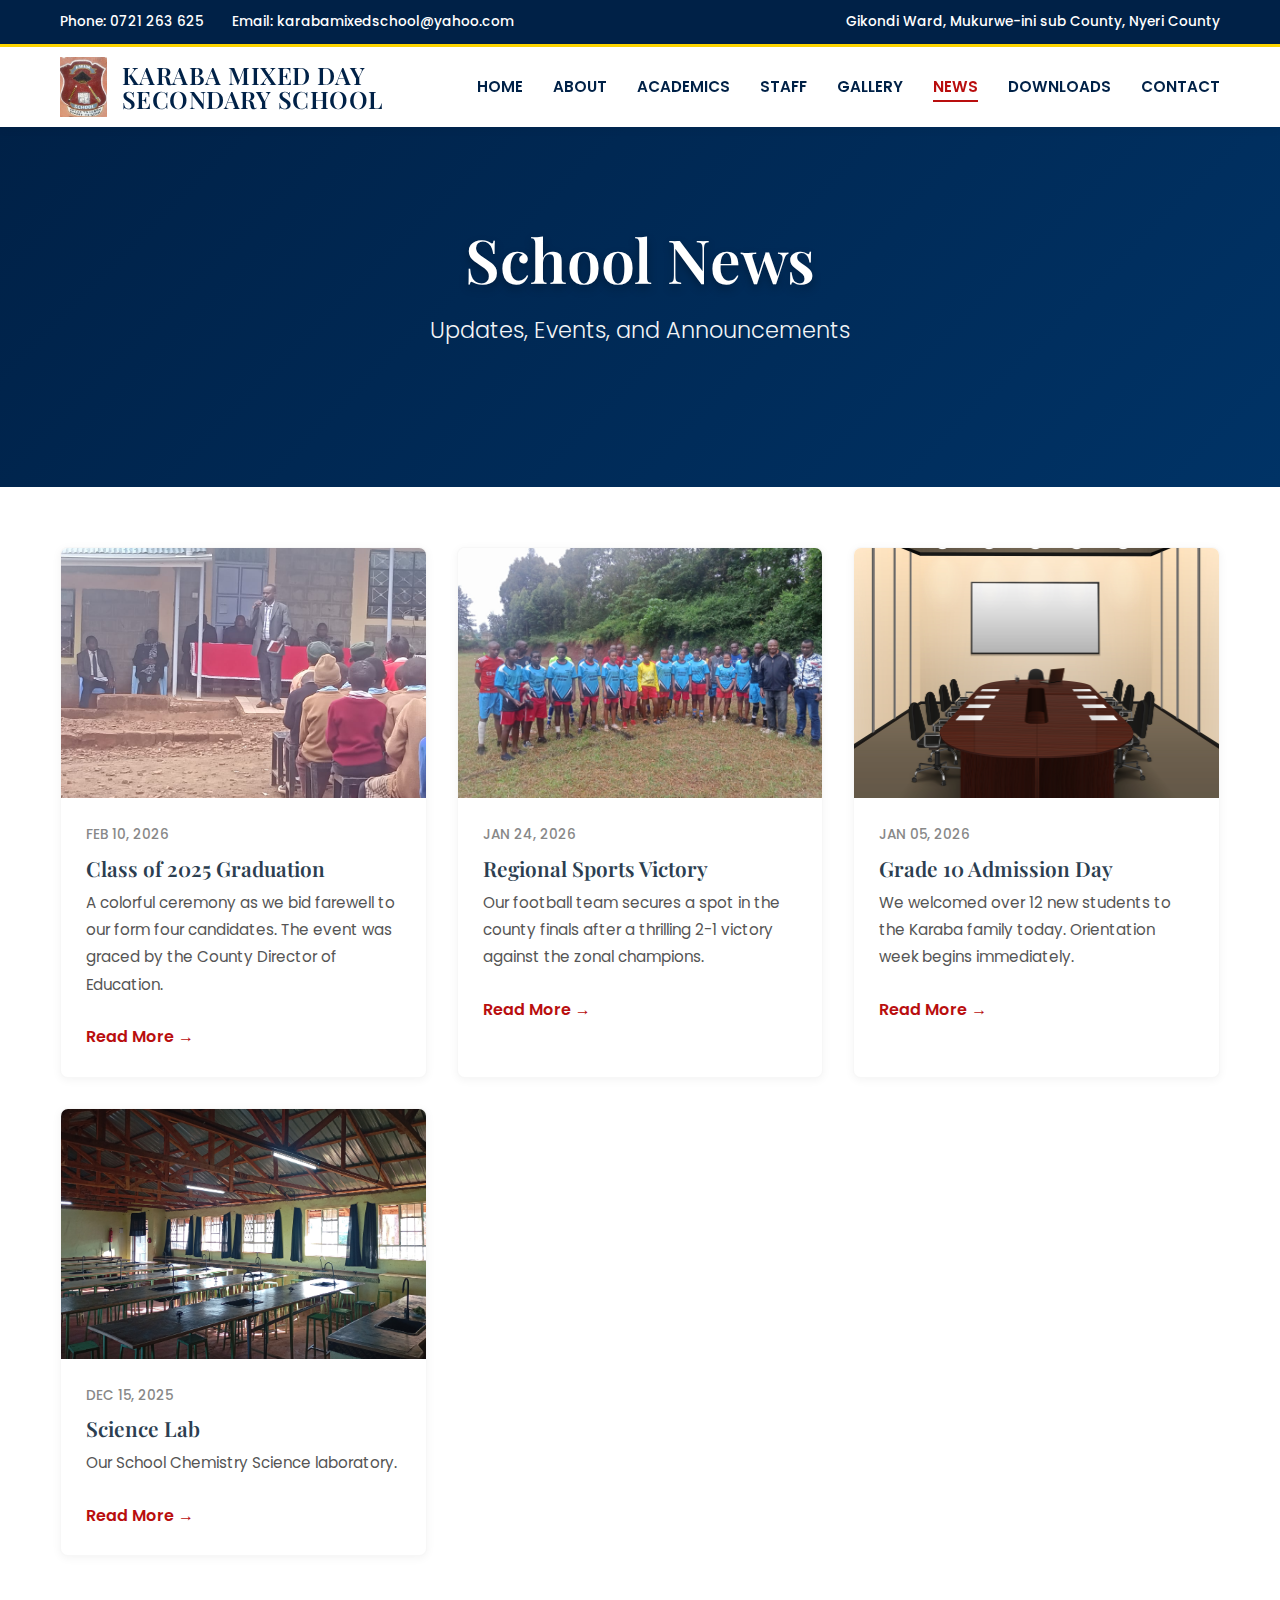
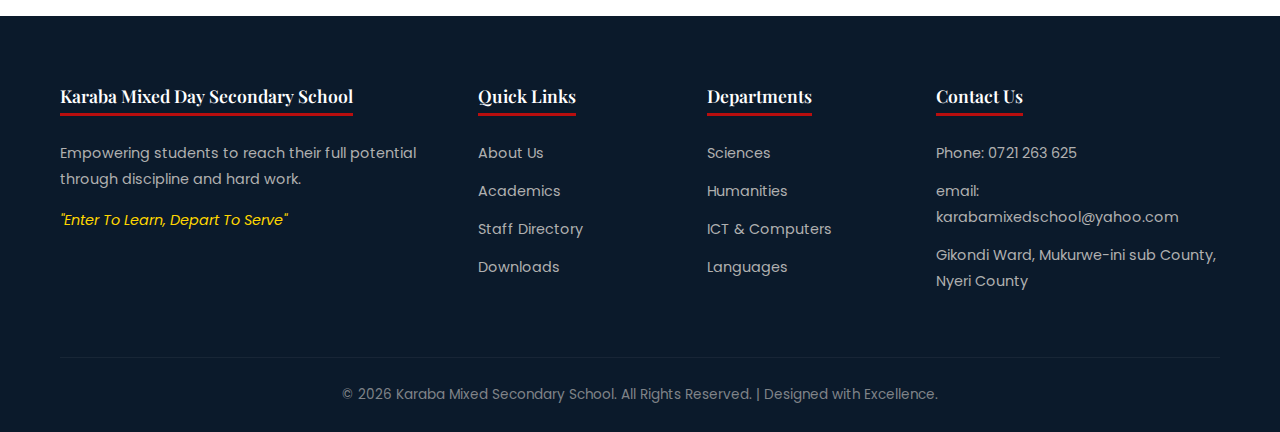
<file: news.html>
<!DOCTYPE html>
<html lang="en">
<head>
    <meta charset="UTF-8">
    <meta name="viewport" content="width=device-width, initial-scale=1.0">
    <title>News & Events | Karaba Mixed Secondary School</title>
    <link rel="icon" type="image/jpeg" href="images/logo.jpeg">
    <link rel="stylesheet" href="style.css">
    <link rel="preconnect" href="https://fonts.googleapis.com">
    <link rel="preconnect" href="https://fonts.gstatic.com" crossorigin>
    <link href="https://fonts.googleapis.com/css2?family=Playfair+Display:wght@400;700&family=Poppins:wght@300;400;600&display=swap" rel="stylesheet">
</head>
<body>

    <div class="top-bar">
        <div class="container">
            <div class="contact-info">
                <span>Phone: 0721 263 625</span>
                <span>Email: karabamixedschool@yahoo.com</span>
            </div>
            <div class="social-info">
                <span>Gikondi Ward, Mukurwe-ini sub County, Nyeri County</span>
            </div>
        </div>
    </div>

    <header>
        <div class="container">
            <div class="logo-area">
                <img src="images/logo.jpeg" alt="Karaba Mixed Logo">
                <div class="logo-text">
                    <h1>Karaba Mixed Day Secondary school</h1>
                </div>
            </div>

            <div class="hamburger" onclick="toggleMenu()">
                <span></span>
                <span></span>
                <span></span>
            </div>

            <nav>
                <ul id="nav-menu">
                    <li><a href="index.html">Home</a></li>
                    <li><a href="about.html">About</a></li>
                    <li><a href="academics.html">Academics</a></li>
                    <li><a href="staff.html">Staff</a></li> <li><a href="gallery.html">Gallery</a></li>
                    <li><a href="news.html" class="active">News</a></li>
                    <li><a href="downloads.html">Downloads</a></li>
                    <li><a href="contact.html">Contact</a></li>
                </ul>
            </nav>
        </div>
    </header>

    <section class="page-hero">
        <div class="hero-content">
            <h2>School News</h2>
            <p>Updates, Events, and Announcements</p>
        </div>
    </section>

    <section class="section">
        <div class="container">
            <div class="grid-3">
                
                <div class="card">
                    <img src="images/gallery/graduation.jpg" alt="Graduation" style="height: 250px; object-fit: cover;">
                    <div class="card-body">
                        <span style="color: #888; font-size: 0.85rem; font-weight: 500;">Feb 10, 2026</span>
                        <h4>Class of 2025 Graduation</h4>
                        <p>A colorful ceremony as we bid farewell to our form four candidates. The event was graced by the County Director of Education.</p>
                        <a href="#" style="color: var(--accent); font-weight: 600; margin-top: 10px; display: inline-block;">Read More &rarr;</a>
                    </div>
                </div>

                <div class="card">
                    <img src="images/gallery/sports-day.jpg" alt="Sports" style="height: 250px; object-fit: cover;">
                    <div class="card-body">
                        <span style="color: #888; font-size: 0.85rem; font-weight: 500;">Jan 24, 2026</span>
                        <h4>Regional Sports Victory</h4>
                        <p>Our football team secures a spot in the county finals after a thrilling 2-1 victory against the zonal champions.</p>
                        <a href="#" style="color: var(--accent); font-weight: 600; margin-top: 10px; display: inline-block;">Read More &rarr;</a>
                    </div>
                </div>

                <div class="card">
                    <img src="images/gallery/parents-day.jpg" alt="Meeting" style="height: 250px; object-fit: cover;">
                    <div class="card-body">
                        <span style="color: #888; font-size: 0.85rem; font-weight: 500;">Jan 05, 2026</span>
                        <h4>Grade 10 Admission Day</h4>
                        <p>We welcomed over 12 new students to the Karaba family today. Orientation week begins immediately.</p>
                        <a href="#" style="color: var(--accent); font-weight: 600; margin-top: 10px; display: inline-block;">Read More &rarr;</a>
                    </div>
                </div>

                <div class="card">
                    <img src="images/gallery/new-lab.jpg" alt="New Lab" style="height: 250px; object-fit: cover;">
                    <div class="card-body">
                        <span style="color: #888; font-size: 0.85rem; font-weight: 500;">Dec 15, 2025</span>
                        <h4>Science Lab</h4>
                        <p>Our School Chemistry Science laboratory.</p>
                        <a href="#" style="color: var(--accent); font-weight: 600; margin-top: 10px; display: inline-block;">Read More &rarr;</a>
                    </div>
                </div>

            </div>
        </div>
    </section>

    <footer>
        <div class="container">
            <div class="footer-grid">
                <div class="footer-col">
                    <h4>Karaba Mixed Day Secondary School</h4>
                    <p>Empowering students to reach their full potential through discipline and hard work.</p>
                    <p style="margin-top: 15px; color: var(--secondary);"><em>"Enter To Learn, Depart To Serve"</em></p>
                </div>
                <div class="footer-col">
                    <h4>Quick Links</h4>
                    <ul>
                        <li><a href="about.html">About Us</a></li>
                        <li><a href="academics.html">Academics</a></li>
                        <li><a href="staff.html">Staff Directory</a></li>
                        <li><a href="downloads.html">Downloads</a></li>
                    </ul>
                </div>
                <div class="footer-col">
                    <h4>Departments</h4>
                    <ul>
                        <li><a href="academics.html">Sciences</a></li>
                        <li><a href="academics.html">Humanities</a></li>
                        <li><a href="ict.html">ICT & Computers</a></li>
                        <li><a href="academics.html">Languages</a></li>
                    </ul>
                </div>
                <div class="footer-col">
                    <h4>Contact Us</h4>
                    <ul>
                        <li>Phone: 0721 263 625</li>
                        <li>email: karabamixedschool@yahoo.com</li>
                        <li>Gikondi Ward, Mukurwe-ini sub County, Nyeri County</li>
                    </ul>
                </div>
            </div>
            <div class="copyright">
                <p>&copy; 2026 Karaba Mixed Secondary School. All Rights Reserved. | Designed with Excellence.</p>
            </div>
        </div>
    </footer>

    <script>
        function toggleMenu() {
            const menu = document.getElementById('nav-menu');
            menu.classList.toggle('active');
        }
    </script>

</body>
</html>
</file>
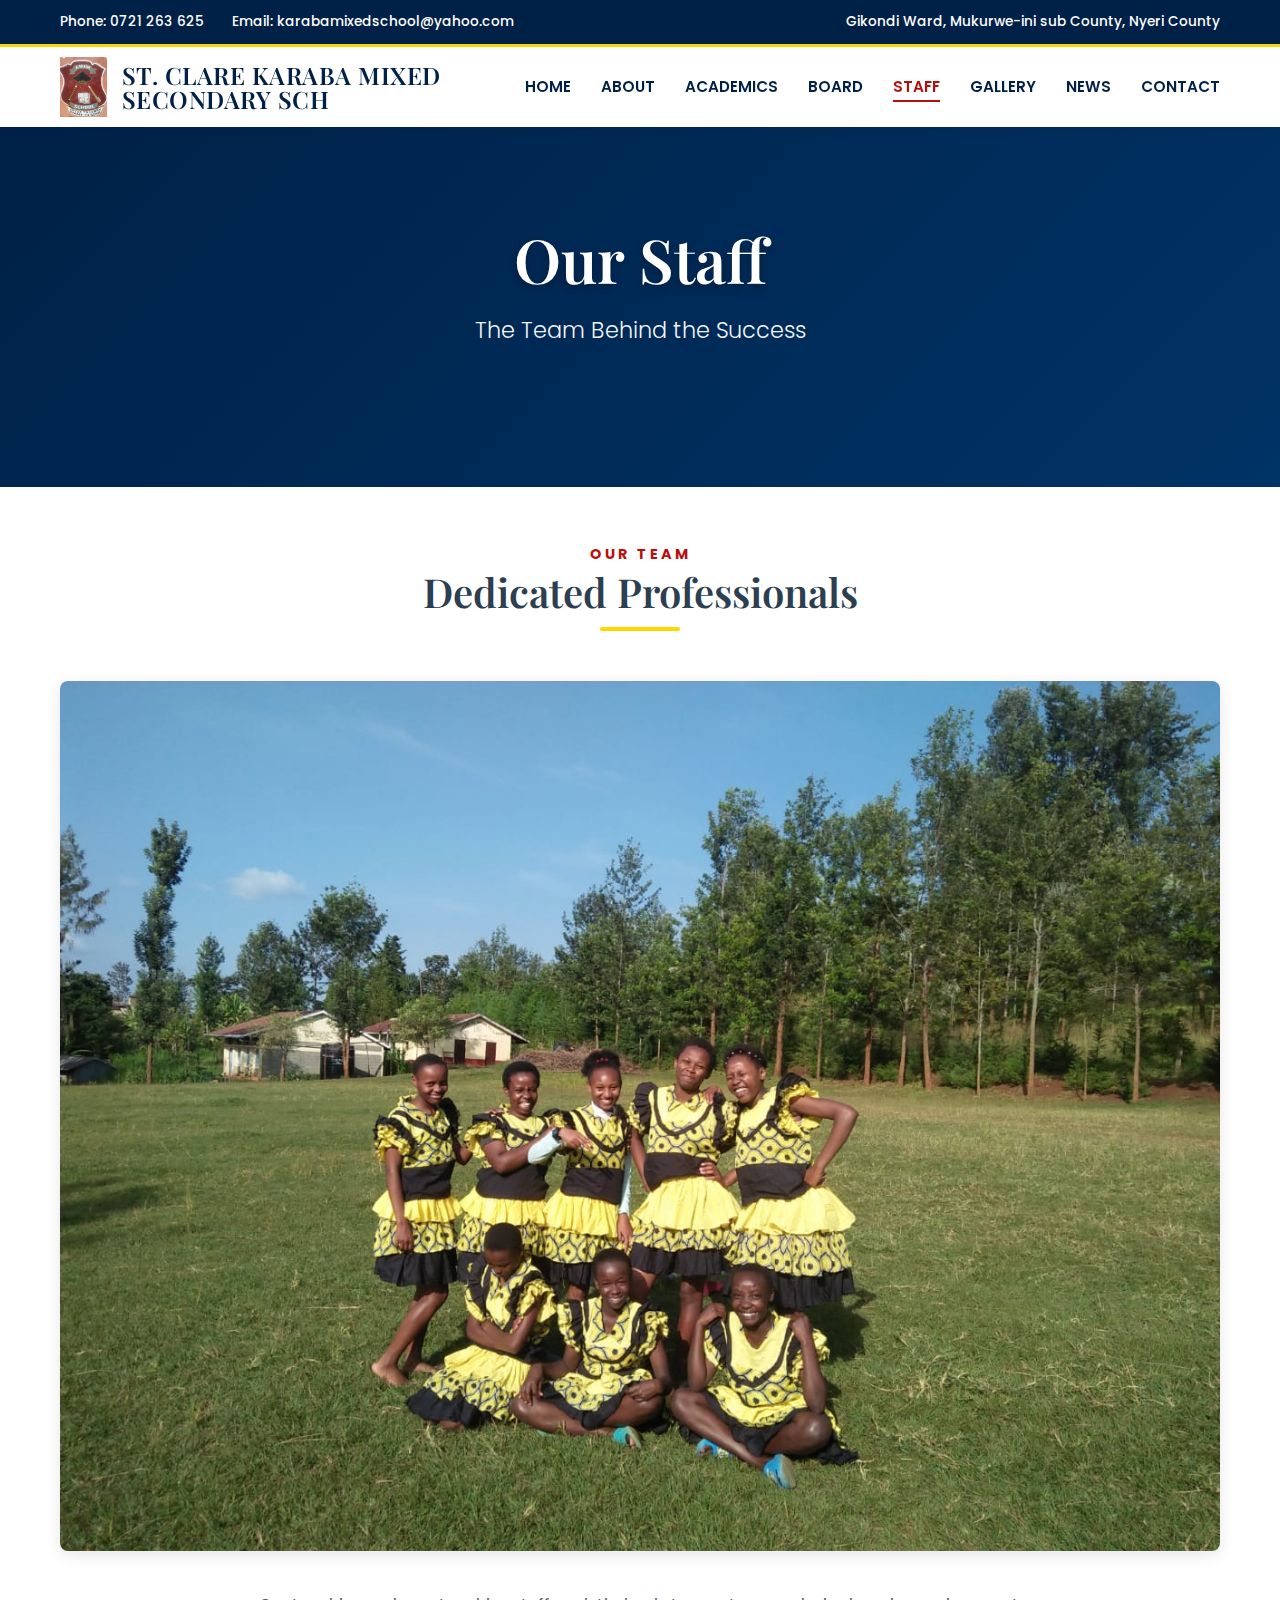
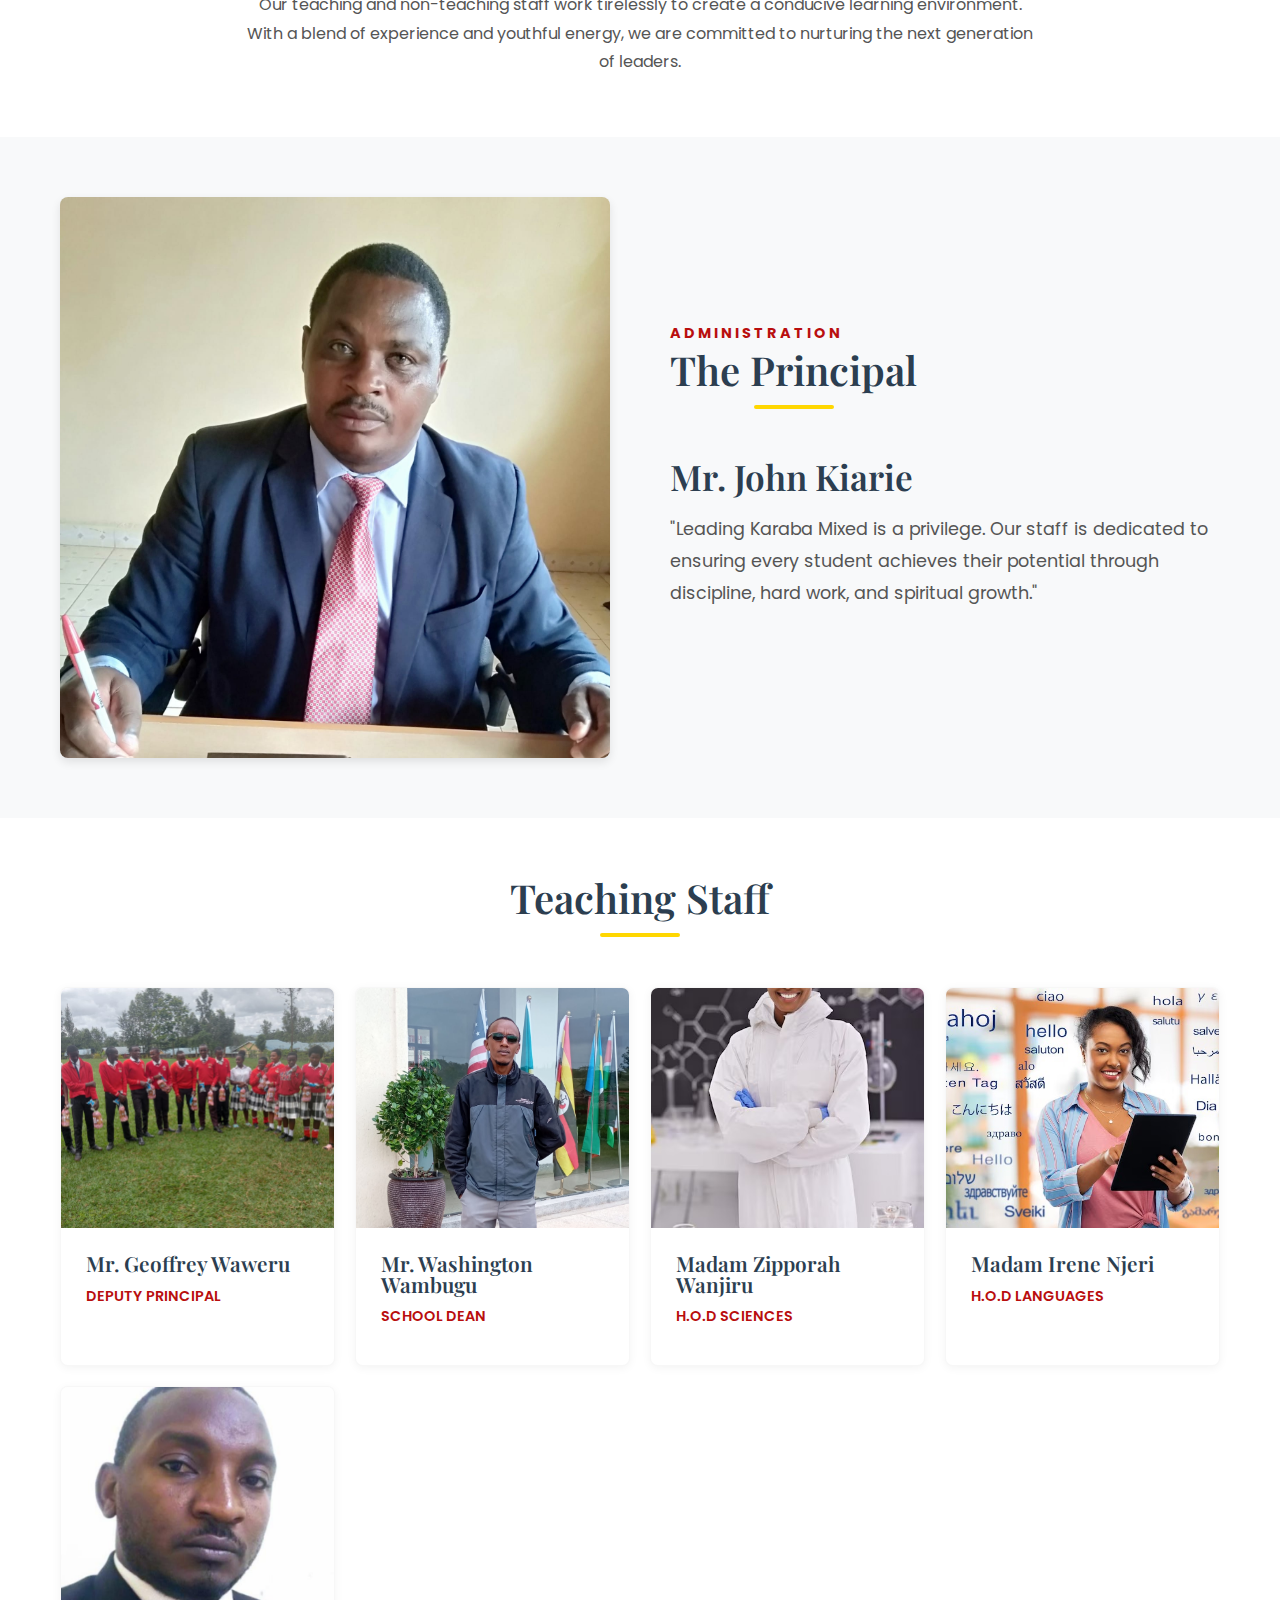
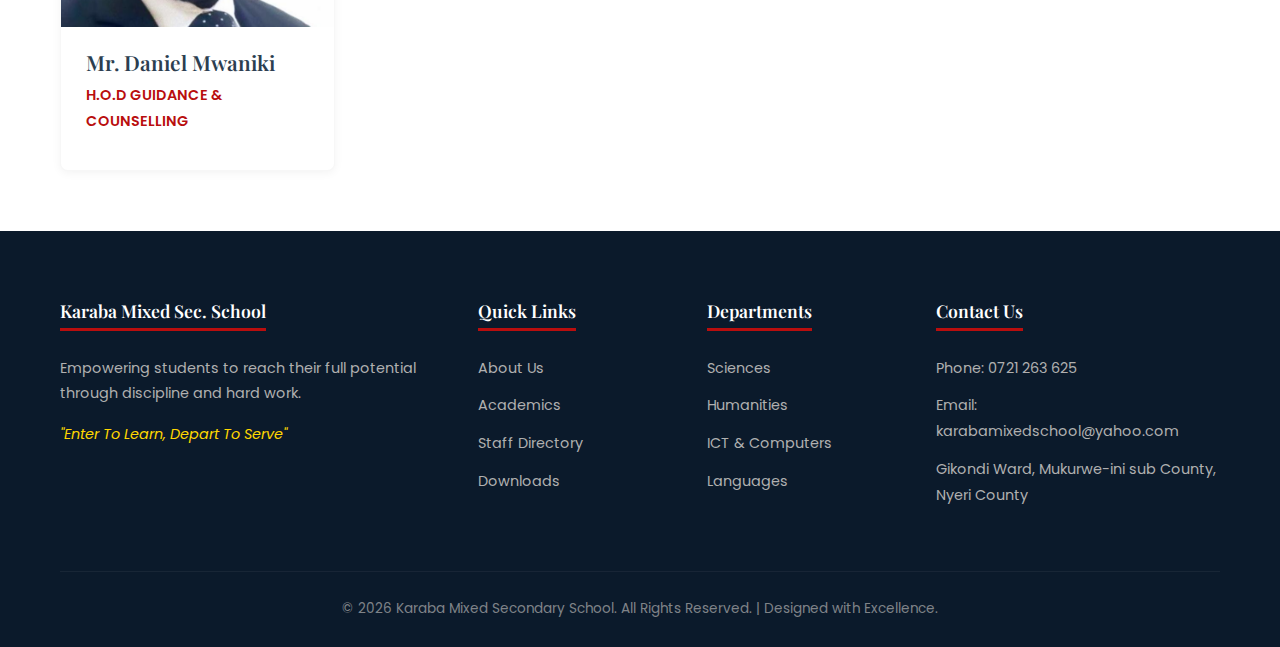
<file: staff.html>
<!DOCTYPE html>
<html lang="en">
<head>
    <meta charset="UTF-8">
    <meta name="viewport" content="width=device-width, initial-scale=1.0">
    <title>Our Staff | Karaba Mixed Secondary School</title>
    <link rel="icon" type="image/jpeg" href="images/logo.jpeg">
    <link rel="stylesheet" href="style.css">
    <link rel="preconnect" href="https://fonts.googleapis.com">
    <link rel="preconnect" href="https://fonts.gstatic.com" crossorigin>
    <link href="https://fonts.googleapis.com/css2?family=Playfair+Display:wght@400;700&family=Poppins:wght@300;400;600&display=swap" rel="stylesheet">
</head>
<body>

    <div class="top-bar">
        <div class="container">
            <div class="contact-info">
                <span>Phone: 0721 263 625</span>
                <span>Email: karabamixedschool@yahoo.com</span>
            </div>
            <div class="social-info">
                <span>Gikondi Ward, Mukurwe-ini sub County, Nyeri County</span>
            </div>
        </div>
    </div>

    <header>
        <div class="container">
            <div class="logo-area">
                <img src="images/logo.jpeg" alt="Karaba Mixed Logo">
                <div class="logo-text">
                    <h1>St. Clare Karaba Mixed Secondary Sch</h1>
                </div>
            </div>

            <div class="hamburger" onclick="toggleMenu()">
                <span></span>
                <span></span>
                <span></span>
            </div>

            <nav>
                <ul id="nav-menu">
                    <li><a href="index.html">Home</a></li>
                    <li><a href="about.html">About</a></li>
                    <li><a href="academics.html">Academics</a></li>
                    <li><a href="board.html">Board</a></li>
                    <li><a href="staff.html" class="active">Staff</a></li>
                    <li><a href="gallery.html">Gallery</a></li>
                    <li><a href="news.html">News</a></li>
                    <li><a href="contact.html">Contact</a></li>
                </ul>
            </nav>
        </div>
    </header>

    <section class="page-hero">
        <div class="hero-content">
            <h2>Our Staff</h2>
            <p>The Team Behind the Success</p>
        </div>
    </section>

    <section class="section">
        <div class="container">
            <div class="section-title">
                <h5>Our Team</h5>
                <h2>Dedicated Professionals</h2>
            </div>
            <img src="images/staff.jpg" alt="Karaba Mixed General Staff" style="width: 100%; border-radius: 8px; box-shadow: 0 4px 15px rgba(0,0,0,0.1); margin-bottom: 40px;">
            
            <p style="text-align: center; max-width: 800px; margin: 0 auto; color: #555;">
                Our teaching and non-teaching staff work tirelessly to create a conducive learning environment. With a blend of experience and youthful energy, we are committed to nurturing the next generation of leaders.
            </p>
        </div>
    </section>

    <section class="section bg-light">
        <div class="container split-layout">
            <div class="image-content">
                <img src="images/principal.jpg" alt="Principal" style="border-radius: 8px; box-shadow: 0 4px 10px rgba(0,0,0,0.1);">
            </div>
            <div class="text-content">
                <div class="section-title" style="text-align: left;">
                    <h5>Administration</h5>
                    <h2>The Principal</h2>
                </div>
                <h3>Mr. John Kiarie</h3>
                <p>"Leading Karaba Mixed is a privilege. Our staff is dedicated to ensuring every student achieves their potential through discipline, hard work, and spiritual growth."</p>
            </div>
        </div>
    </section>

    <section class="section">
        <div class="container">
            <div class="section-title">
                <h2>Teaching Staff</h2>
            </div>
            <div class="grid-4">
                
                <div class="card">
                    <img src="images/deputy.jpg" alt="Deputy">
                    <div class="card-body">
                        <h4>Mr. Geoffrey Waweru </h4>
                        <span style="color: var(--accent); font-weight: 600;">Deputy Principal</span>
                    </div>
                </div>

                <div class="card">
                    <img src="images/dean.jpg" alt="Dean">
                    <div class="card-body">
                        <h4>Mr. Washington Wambugu </h4>
                        <span style="color: var(--accent); font-weight: 600;">School Dean</span>
                    </div>
                </div>

                <div class="card">
                    <img src="images/teacher1.jpg" alt="HOD">
                    <div class="card-body">
                        <h4>Madam Zipporah Wanjiru </h4>
                        <span style="color: var(--accent); font-weight: 600;">H.O.D Sciences</span>
                    </div>
                </div>

                <div class="card">
                    <img src="images/teacher2.jpg" alt="Teacher">
                    <div class="card-body">
                        <h4>Madam Irene Njeri </h4>
                        <span style="color: var(--accent); font-weight: 600;">H.O.D Languages</span>
                    </div>
                </div>

                <div class="card">
                    <img src="images/teacher3.jpg" alt="Teacher">
                    <div class="card-body">
                        <h4>Mr. Daniel Mwaniki</h4>
                        <span style="color: var(--accent); font-weight: 600;">H.O.D Guidance & Counselling</span>
                    </div>
                </div>

                 </div>
        </div>
    </section>

    <footer>
        <div class="container">
            <div class="footer-grid">
                <div class="footer-col">
                    <h4>Karaba Mixed Sec. School</h4>
                    <p>Empowering students to reach their full potential through discipline and hard work.</p>
                    <p style="margin-top: 15px; color: var(--secondary);"><em>"Enter To Learn, Depart To Serve"</em></p>
                </div>
                <div class="footer-col">
                    <h4>Quick Links</h4>
                    <ul>
                        <li><a href="about.html">About Us</a></li>
                        <li><a href="academics.html">Academics</a></li>
                        <li><a href="staff.html">Staff Directory</a></li>
                        <li><a href="downloads.html">Downloads</a></li>
                    </ul>
                </div>
                <div class="footer-col">
                    <h4>Departments</h4>
                    <ul>
                        <li><a href="academics.html">Sciences</a></li>
                        <li><a href="academics.html">Humanities</a></li>
                        <li><a href="ict.html">ICT & Computers</a></li>
                        <li><a href="academics.html">Languages</a></li>
                    </ul>
                </div>
                <div class="footer-col">
                    <h4>Contact Us</h4>
                    <ul>
                        <li>Phone: 0721 263 625</li>
                        <li>Email: karabamixedschool@yahoo.com</li>
                        <li>Gikondi Ward, Mukurwe-ini sub County, Nyeri County</li>
                    </ul>
                </div>
            </div>
            <div class="copyright">
                <p>&copy; 2026 Karaba Mixed Secondary School. All Rights Reserved. | Designed with Excellence.</p>
            </div>
        </div>
    </footer>

    <script>
        function toggleMenu() {
            const menu = document.getElementById('nav-menu');
            menu.classList.toggle('active');
        }
    </script>

</body>
</html>
</file>
<file: style.css>
/* =========================================
   1. GLOBAL VARIABLES & RESET
   ========================================= */
:root {
    /* Brand Colors */
    --primary: #002147;     /* Deep Navy Blue */
    --primary-light: #003366; 
    --secondary: #FFD700;   /* Gold */
    --accent: #b90e0e;      /* Strong Red */
    
    /* Text Colors */
    --text-dark: #2c3e50;   
    --text-body: #555555;   
    --white: #ffffff;
    
    /* Backgrounds */
    --light-bg: #f8f9fa;    
    
    /* Typography */
    --font-heading: 'Playfair Display', serif;
    --font-body: 'Poppins', sans-serif;
    
    /* Layout & Effects */
    --shadow-sm: 0 2px 10px rgba(0,0,0,0.05);
    --shadow-md: 0 5px 20px rgba(0,0,0,0.1);
    --radius: 8px;
    --nav-height: 80px;     
}

* { margin: 0; padding: 0; box-sizing: border-box; }
html { scroll-behavior: smooth; }

body { 
    font-family: var(--font-body); 
    color: var(--text-body); 
    line-height: 1.8; 
    background: #fff;
    font-size: 16px;
}

h1, h2, h3, h4, h5 { 
    font-family: var(--font-heading); 
    color: var(--primary); 
    font-weight: 600; 
    line-height: 1.0;
}

a { text-decoration: none; color: inherit; transition: all 0.3s ease; }
img { width: 100%; height: auto; display: block; }
ul { list-style: none; }

/* =========================================
   2. TOP BAR (Contact Strip)
   ========================================= */
.top-bar {
    background-color: var(--primary);
    color: var(--white);
    font-size: 0.85rem;
    padding: 10px 0;
    border-bottom: 3px solid var(--secondary);
}

.top-bar .container {
    display: flex;
    justify-content: space-between;
    align-items: center;
}

.contact-info span { margin-right: 25px; font-weight: 500; display: inline-flex; align-items: center; gap: 8px; }
.social-info span { font-weight: 500; }

/* =========================================
   3. NAVIGATION BAR
   ========================================= */
header {
    background: var(--white);
    box-shadow: var(--shadow-sm);
    position: sticky;
    top: 0;
    z-index: 1000;
    height: var(--nav-height);
    display: flex;
    align-items: center;
    transition: all 0.3s ease;
}

header .container {
    display: flex;
    justify-content: space-between;
    align-items: center;
    width: 100%;
}

/* Logo Area */
.logo-area { display: flex; align-items: center; gap: 15px; }
.logo-area img { height: 60px; width: auto; }

.logo-text h1 { 
    font-size: 1.5rem; 
    line-height: 1; 
    text-transform: uppercase; 
    color: var(--primary);
    letter-spacing: 0.5px;
}

/* DESKTOP NAV LINKS */
nav ul { display: flex; gap: 30px; }
nav a { 
    font-weight: 600; 
    color: var(--primary); 
    font-size: 0.95rem; 
    text-transform: uppercase;
    position: relative;
    padding-bottom: 5px;
}

/* Nav Hover Effect */
nav a::after {
    content: '';
    position: absolute;
    width: 0;
    height: 2px;
    bottom: 0;
    left: 0;
    background-color: var(--accent);
    transition: width 0.3s ease;
}
nav a:hover::after, nav a.active::after { width: 100%; }
nav a:hover, nav a.active { color: var(--accent); }

/* HAMBURGER MENU */
.hamburger {
    display: none;
    cursor: pointer;
    flex-direction: column;
    gap: 6px;
}

.hamburger span {
    display: block;
    width: 28px;
    height: 3px;
    background-color: var(--primary);
    border-radius: 2px;
    transition: 0.3s;
}

/* =========================================
   4. HERO SECTIONS
   ========================================= */
/* Landing Page Hero */
.home-hero {
    background: linear-gradient(rgba(0, 33, 71, 0.7), rgba(0, 33, 71, 0.6)), url('images/banner.jpg');
    background-size: cover;
    background-position: center;
    background-attachment: fixed;
    height: 85vh;
    display: flex;
    justify-content: center;
    align-items: center;
    text-align: center;
    color: var(--white);
    padding: 0 20px;
}

/* Internal Page Hero */
.page-hero {
    background: linear-gradient(135deg, var(--primary), var(--primary-light));
    height: 40vh; /* Slightly reduced height */
    display: flex;
    justify-content: center;
    align-items: center;
    text-align: center;
    color: var(--white);
}

.hero-content { max-width: 900px; animation: fadeIn 1.2s ease-out; }
.hero-content h2 { 
    color: var(--white); 
    font-size: 3.8rem; 
    margin-bottom: 20px; 
    text-shadow: 0 4px 10px rgba(0,0,0,0.3);
}
.hero-content p { 
    font-size: 1.4rem; 
    margin-bottom: 35px; 
    opacity: 0.95; 
    font-weight: 300;
}

/* BUTTONS */
.btn {
    display: inline-block;
    padding: 14px 40px;
    background: var(--accent);
    color: var(--white);
    border-radius: 50px;
    font-weight: 600;
    letter-spacing: 1px;
    box-shadow: 0 5px 15px rgba(185, 14, 14, 0.4);
    border: 2px solid var(--accent);
    cursor: pointer;
    text-transform: uppercase;
    font-size: 0.9rem;
}
.btn:hover { 
    background: transparent; 
    color: var(--white); 
    transform: translateY(-3px);
    box-shadow: 0 8px 20px rgba(185, 14, 14, 0.6);
}
.btn-outline {
    background: transparent;
    border: 2px solid var(--white);
    margin-left: 20px;
}
.btn-outline:hover { background: var(--white); color: var(--primary); }

/* =========================================
   5. LAYOUTS & UTILITIES
   ========================================= */
/* REDUCED PADDING HERE */
.section { padding: 60px 0; } 
.bg-light { background-color: var(--light-bg); }
.container { max-width: 1200px; margin: 0 auto; padding: 0 20px; }

.section-title { text-align: center; margin-bottom: 50px; } /* Reduced bottom margin */
.section-title h5 { 
    color: var(--accent); 
    text-transform: uppercase; 
    letter-spacing: 3px; 
    font-size: 0.9rem; 
    font-weight: 700; 
    margin-bottom: 10px; 
    font-family: var(--font-body);
}
.section-title h2 { 
    font-size: 2.5rem; 
    position: relative; 
    display: inline-block; 
    color: var(--text-dark);
}
.section-title h2::after {
    content: '';
    display: block;
    width: 80px;
    height: 4px;
    background: var(--secondary);
    margin: 15px auto 0;
    border-radius: 2px;
}

/* Split Layout */
.split-layout {
    display: grid;
    grid-template-columns: 1fr 1fr;
    gap: 60px; /* Reduced gap */
    align-items: center;
}
.split-layout.reverse .text-content { order: -1; }

.text-content h3 { font-size: 2.2rem; margin-bottom: 20px; color: var(--text-dark); }
.text-content p { color: var(--text-body); margin-bottom: 20px; font-size: 1.1rem; }
.image-content img { 
    border-radius: var(--radius); 
    box-shadow: var(--shadow-md); 
    transition: transform 0.3s;
}
.image-content img:hover { transform: scale(1.02); }

/* Grids */
.grid-2 { display: grid; grid-template-columns: repeat(2, 1fr); gap: 30px; }
.grid-3 { display: grid; grid-template-columns: repeat(auto-fit, minmax(320px, 1fr)); gap: 30px; }
.grid-4 { display: grid; grid-template-columns: repeat(auto-fit, minmax(250px, 1fr)); gap: 20px; }

/* Cards */
.card {
    background: var(--white);
    border-radius: var(--radius);
    overflow: hidden;
    box-shadow: var(--shadow-sm);
    transition: all 0.4s ease;
    border: 1px solid rgba(0,0,0,0.03);
}
.card:hover { 
    transform: translateY(-8px); 
    box-shadow: var(--shadow-md); 
}
.card img { height: 240px; object-fit: cover; }
.card-body { padding: 25px; }
.card-body h4 { font-size: 1.3rem; margin-bottom: 10px; color: var(--text-dark); }
.card-body span { display: block; margin-bottom: 10px; color: var(--accent); font-weight: 600; font-size: 0.9rem; text-transform: uppercase; }
.card-body p { font-size: 0.95rem; color: var(--text-body); margin-bottom: 15px; }

/* =========================================
   6. GALLERY & DOWNLOADS
   ========================================= */
.gallery-nav { display: flex; justify-content: center; gap: 15px; margin-bottom: 40px; flex-wrap: wrap; }
.gallery-btn {
    padding: 8px 20px;
    border: 2px solid var(--primary);
    background: transparent;
    color: var(--primary);
    border-radius: 50px;
    cursor: pointer;
    font-weight: 600;
    transition: 0.3s;
    font-size: 0.9rem;
}
.gallery-btn:hover, .gallery-btn.active { background: var(--primary); color: var(--white); }

.gallery-grid {
    display: grid;
    grid-template-columns: repeat(auto-fill, minmax(320px, 1fr));
    gap: 20px;
}
.gallery-item { position: relative; border-radius: var(--radius); overflow: hidden; height: 280px; cursor: pointer; }
.gallery-item.hide { display: none; }
.gallery-item img { height: 100%; width: 100%; object-fit: cover; transition: 0.6s cubic-bezier(0.25, 0.46, 0.45, 0.94); }
.gallery-item:hover img { transform: scale(1.1); }
.gallery-overlay {
    position: absolute; bottom: -100%; left: 0; width: 100%;
    background: linear-gradient(to top, rgba(0,33,71,0.95), rgba(0,33,71,0.7)); 
    color: white; padding: 20px;
    text-align: center; transition: 0.4s ease-out;
}
.gallery-item:hover .gallery-overlay { bottom: 0; }

/* Downloads */
.download-card {
    display: flex; align-items: center; background: white; padding: 20px;
    border-radius: var(--radius); border-left: 5px solid var(--accent);
    box-shadow: var(--shadow-sm); transition: 0.3s; margin-bottom: 20px;
}
.download-card:hover { transform: translateX(8px); box-shadow: var(--shadow-md); }
.file-icon { font-size: 2.2rem; margin-right: 20px; opacity: 0.8; }
.download-btn { 
    margin-left: auto; padding: 8px 18px; 
    background: var(--light-bg); border-radius: 6px; 
    color: var(--primary); font-weight: 600; font-size: 0.85rem;
    transition: 0.3s;
}
.download-btn:hover { background: var(--primary); color: white; }

/* Timeline */
.history-timeline { border-left: 4px solid var(--secondary); padding-left: 30px; margin-left: 15px; margin-top: 30px; }
.history-item { margin-bottom: 35px; position: relative; }
.history-item::before {
    content: ''; position: absolute; left: -40px; top: 5px;
    width: 20px; height: 20px; background: var(--primary);
    border-radius: 50%; border: 4px solid white; box-shadow: 0 0 0 1px var(--secondary);
}
.year-badge { 
    background: var(--secondary); padding: 4px 10px; 
    border-radius: 4px; font-weight: bold; 
    font-size: 0.8rem; color: var(--primary); display: inline-block; margin-bottom: 8px;
}

/* =========================================
   8. FOOTER
   ========================================= */
footer { background: #0b1a2b; color: #b0b0b0; padding: 70px 0 25px; font-size: 0.9rem; }
.footer-grid { display: grid; grid-template-columns: 2fr 1fr 1fr 1.5fr; gap: 40px; margin-bottom: 50px; }
.footer-col h4 { 
    color: var(--white); margin-bottom: 25px; font-size: 1.1rem; 
    border-bottom: 3px solid var(--accent); display: inline-block; padding-bottom: 8px; 
}
.footer-col ul li { margin-bottom: 12px; }
.footer-col ul li a { transition: 0.3s; }
.footer-col ul li a:hover { color: var(--secondary); padding-left: 5px; }
.copyright { text-align: center; border-top: 1px solid rgba(255,255,255,0.08); padding-top: 25px; font-size: 0.85rem; opacity: 0.7; }

/* =========================================
   9. MOBILE RESPONSIVE
   ========================================= */
@media (max-width: 768px) {
    .top-bar { display: none; }
    
    header { padding: 0 20px; height: 60px; }
    
    .hamburger { display: flex; }

    nav ul {
        display: none;
        flex-direction: column;
        position: absolute;
        top: 60px;
        left: 0;
        width: 100%;
        background-color: var(--white);
        box-shadow: 0 15px 30px rgba(0,0,0,0.1);
        padding: 20px;
        gap: 10px;
        border-top: 2px solid var(--secondary);
    }

    nav ul.active { display: flex; animation: slideDown 0.4s ease-out; }

    nav ul li a {
        display: block;
        padding: 12px;
        border-bottom: 1px solid #f0f0f0;
        width: 100%;
        font-size: 1rem;
    }
    nav ul li a:hover { background-color: var(--light-bg); color: var(--accent); padding-left: 20px; }

    /* Layout Adjustments */
    .split-layout { grid-template-columns: 1fr; gap: 40px; }
    .footer-grid { grid-template-columns: 1fr; gap: 30px; }
    .grid-2, .grid-3, .grid-4 { grid-template-columns: 1fr; }
    
    /* Hero Adjustments */
    .home-hero { height: 70vh; }
    .hero-content h2 { font-size: 2.2rem; }
    
    /* Reduced Mobile Padding */
    .section { padding: 50px 0; }
    .section-title { margin-bottom: 40px; }
    .section-title h2 { font-size: 2rem; }
}

@keyframes slideDown {
    from { opacity: 0; transform: translateY(-10px); }
    to { opacity: 1; transform: translateY(0); }
}

@keyframes fadeIn {
    from { opacity: 0; transform: translateY(20px); }
    to { opacity: 1; transform: translateY(0); }
}
</file>
